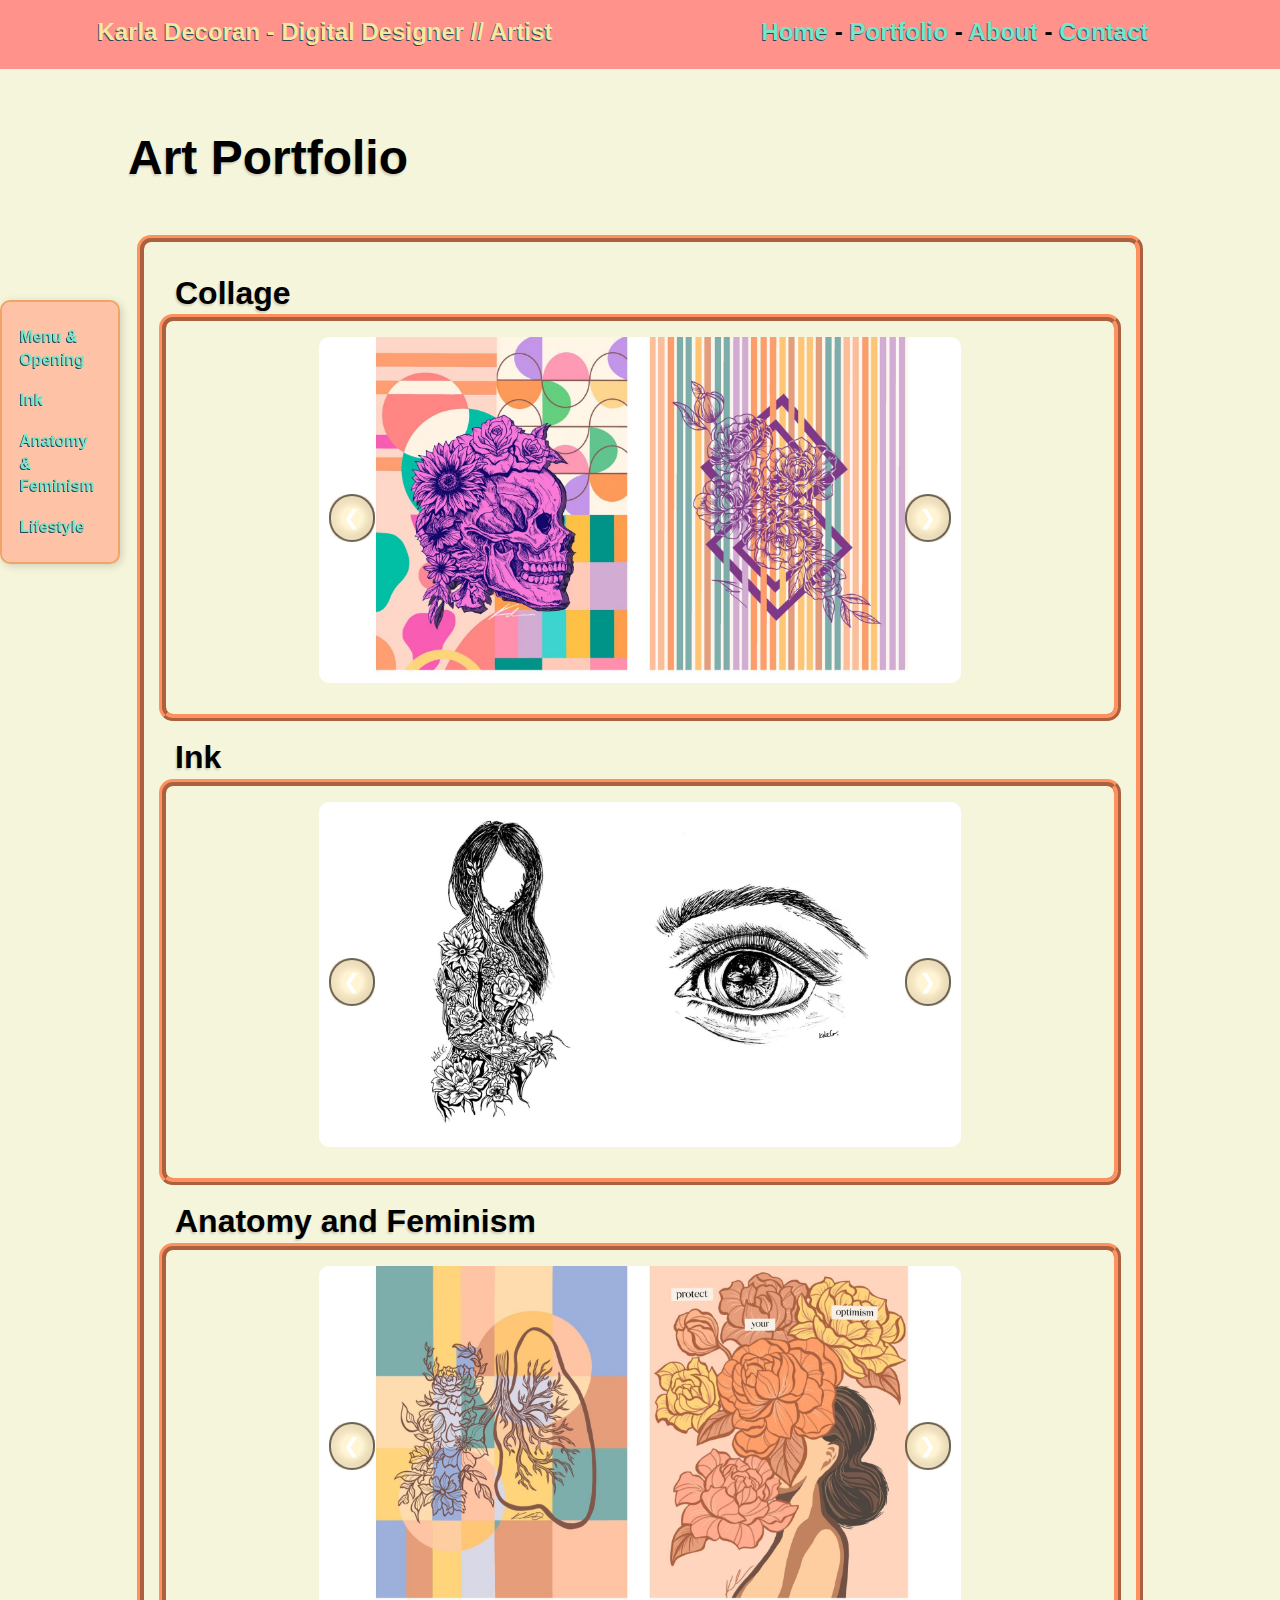
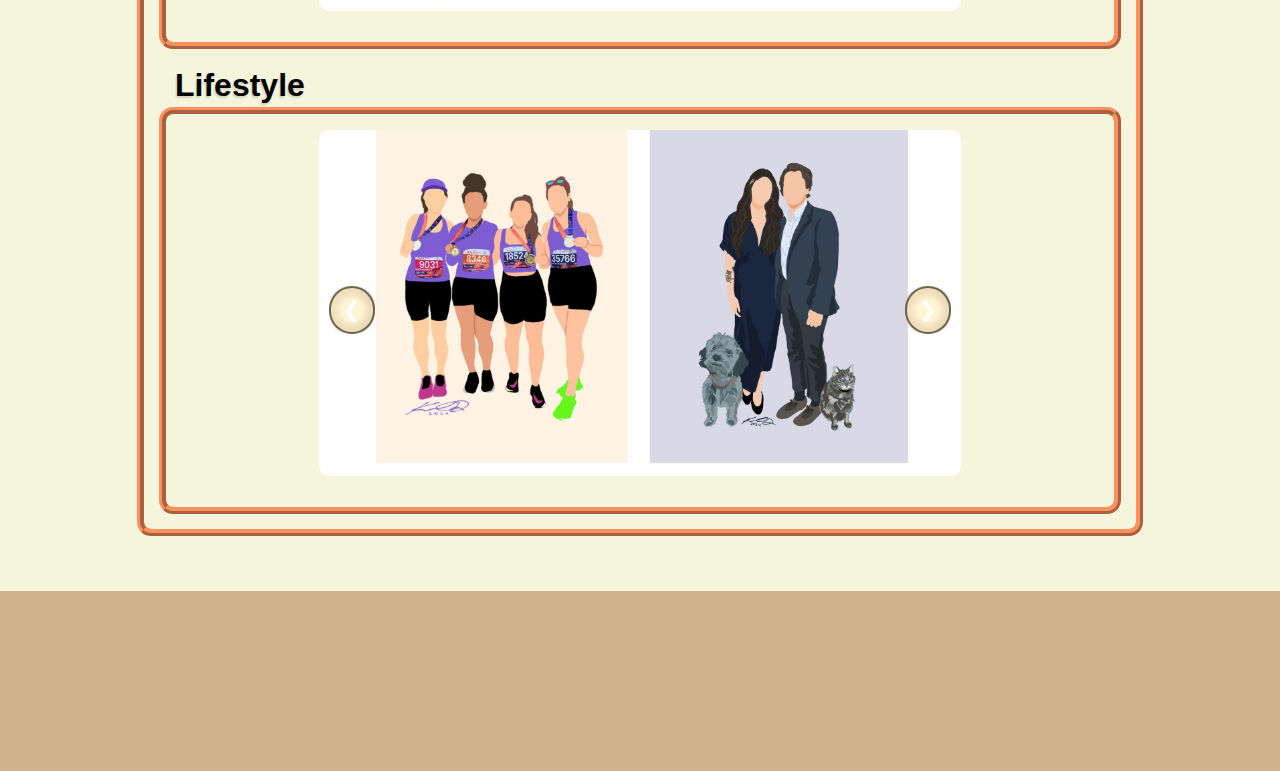
<file: Art.html>
<!DOCTYPE html>
<html lang="en">
<head>
    <title>karlas webpage</title>
    <link rel="stylesheet" href="style.css">
    <meta name="viewport" content="width=device-width, initial-scale=1.0">
</head>




<body>
    <!--HEADER-->
    <div class="Header-Container-lvl2-title">
        <!--<h1 id="Header-font-container-lvl4">KARLA DECORAN</h1>-->
    </div>

    <div class="main-nav">
        <ul class="nav">
            <li class="name">Karla Decoran - Digital Designer // Artist</li>
            <li>
                <a href="index.html">Home</a> -
                <a href="index.html#portfolio">Portfolio</a> -
                <a href="index.html#bio">About</a> -
                <a href="index.html#contact">Contact</a>
            </li>
        </ul>
    </div>



    <!--Sidebar-->
    <!--<div class="UI-Container-lvl1-all">

        <aside class="UI-sidebar-lvl1">
            <section class="UI-LinksSection-lvl2">
                <ul>
                    <li><a href="index.html">Home</a></li>
                    <li><a href="Bio.html">About</a></li>
                    <li><a href="Design.html">Design</a></li>
                    <li><a href="Art.html">Art</a></li>
                </ul>
            </section>
        </aside>
    </div>-->


    <nav class="sidebar">
        <ul>
            <li><a href="#MenuGameStart">Menu & Opening</a></li>
            <li><a href="#Ink">Ink</a></li>
            <li><a href="#AnatomyAndFeminism">Anatomy & Feminism</a></li>
            <li><a href="#Lifestyle">Lifestyle</a></li>


        </ul>
    </nav>

    <section id="Art">
        <h2>Art Portfolio</h2>


        <div class="projects-container">
            <div class="project max-width">



                <section class="nopadding" id="Collage">
                    <h3>Collage</h3>
                    <div class="media-container">

                        <div class="image-container">
                            <button class="prev btn-type-2">&#10094;</button>
                            <!--<button class="prev">&#10094;</button>-->
                            <div class="carousel-track">
                                <div class="carousel-slide"><img src="Images/Art/Collage/1 Collage.jpg" alt=""></div>
                                <div class="carousel-slide"><img src="Images/Art/Collage/2 Collage.jpg" alt=""></div>
                                <div class="carousel-slide"><img src="Images/Art/Collage/3 Collage.jpg" alt=""></div>
                                <div class="carousel-slide"><img src="Images/Art/Collage/4 Collage.jpg" alt=""></div>
                                <div class="carousel-slide"><img src="Images/Art/Collage/5 Collage.jpg" alt=""></div>
                                <div class="carousel-slide"><img src="Images/Art/Collage/6 Collage.jpg" alt=""></div>
                                <div class="carousel-slide"><img src="Images/Art/Collage/7 Collage.jpg" alt=""></div>

                            </div>
                            <button class="next btn-type-2">&#10095;</button>
                            <!--<button class="next">&#10095;</button>-->
                        </div>

                    </div>
                </section>



                <section class="nopadding" id="Ink">
                    <h3>Ink</h3>
                    <div class="media-container">

                        <div class="image-container">
                            <button class="prev btn-type-2">&#10094;</button>
                            <!--<button class="prev">&#10094;</button>-->
                            <div class="carousel-track">
                                <div class="carousel-slide"><img src="Images/Art/Ink/1 Ink.jpg" alt=""></div>
                                <div class="carousel-slide"><img src="Images/Art/Ink/2 Ink.jpg" alt=""></div>
                                <div class="carousel-slide"><img src="Images/Art/Ink/31 Ink.jpg" alt=""></div>
                                <div class="carousel-slide"><img src="Images/Art/Ink/3 Ink.jpg" alt=""></div>
                                <div class="carousel-slide"><img src="Images/Art/Ink/4 Ink.jpg" alt=""></div>
                                <div class="carousel-slide"><img src="Images/Art/Ink/5 Ink.jpg" alt=""></div>
                                <div class="carousel-slide"><img src="Images/Art/Ink/6 Ink.jpg" alt=""></div>
                                <div class="carousel-slide"><img src="Images/Art/Ink/7 Ink.jpg" alt=""></div>
                                <div class="carousel-slide"><img src="Images/Art/Ink/8 Ink.jpg" alt=""></div>

                            </div>
                            <button class="next btn-type-2">&#10095;</button>
                            <!--<button class="next">&#10095;</button>-->
                        </div>

                        
                    </div>
                </section>


                <section class="nopadding" id="AnatomyAndFeminism">
                    <h3>Anatomy and Feminism</h3>
                    <div class="media-container">

                        <div class="image-container">
                            <button class="prev btn-type-2">&#10094;</button>
                            <!--<button class="prev">&#10094;</button>-->
                            <div class="carousel-track">
                                <div class="carousel-slide"><img src="Images/Art/AnatomyAndFeminism/1 Anatomy and Feminism.jpg" alt=""></div>
                                <div class="carousel-slide"><img src="Images/Art/AnatomyAndFeminism/2 Anatomy and Feminism.jpg" alt=""></div>
                                <div class="carousel-slide"><img src="Images/Art/AnatomyAndFeminism/3 Anatomy and Feminism.jpg" alt=""></div>
                                <div class="carousel-slide"><img src="Images/Art/AnatomyAndFeminism/4 Anatomy and Feminism.jpg" alt=""></div>
                                <div class="carousel-slide"><img src="Images/Art/AnatomyAndFeminism/5 Anatomy and Feminism.jpg" alt=""></div>

                            </div>
                            <button class="next btn-type-2">&#10095;</button>
                            <!--<button class="next">&#10095;</button>-->
                        </div>

                        
                    </div>
                </section>



                <section class="nopadding" id="Lifestyle">
                    <h3>Lifestyle</h3>
                    <div class="media-container">

                        <div class="image-container">
                            <button class="prev btn-type-2">&#10094;</button>
                            <!--<button class="prev">&#10094;</button>-->
                            <div class="carousel-track">
                                <div class="carousel-slide"><img src="Images/Art/Lifestyle/1 Lifestyle.jpg" alt=""></div>
                                <div class="carousel-slide"><img src="Images/Art/Lifestyle/2 Lifestyle.jpg" alt=""></div>
                                <div class="carousel-slide"><img src="Images/Art/Lifestyle/3 Lifestyle.jpg" alt=""></div>
                                <div class="carousel-slide"><img src="Images/Art/Lifestyle/5 Lifestyle.jpg" alt=""></div>
                            </div>
                            <button class="next btn-type-2">&#10095;</button>
                            <!--<button class="next">&#10095;</button>-->
                        </div>

                       
                    </div>
                </section>






            </div>
        </div>
    </section>





    <script src="script.js"></script>


    <footer id="contact">
    </footer>


</body>
</html>
</file>
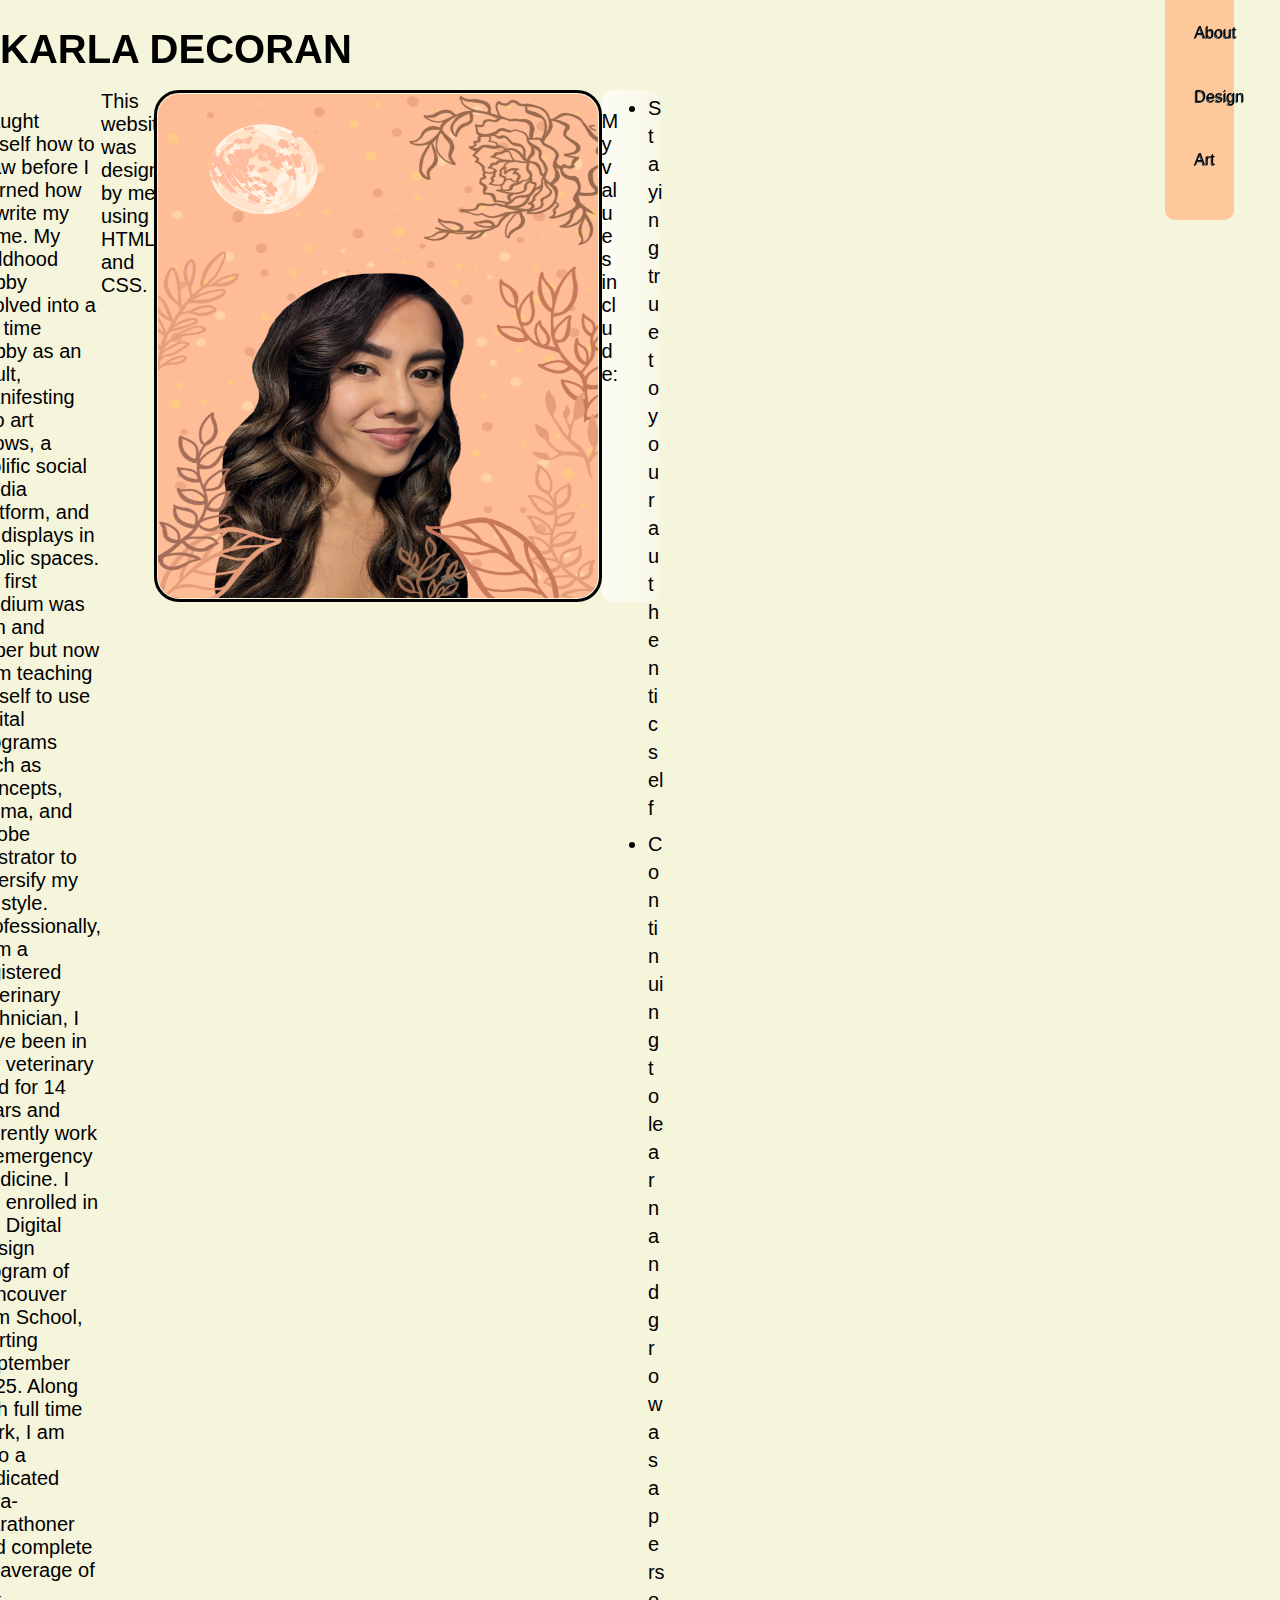
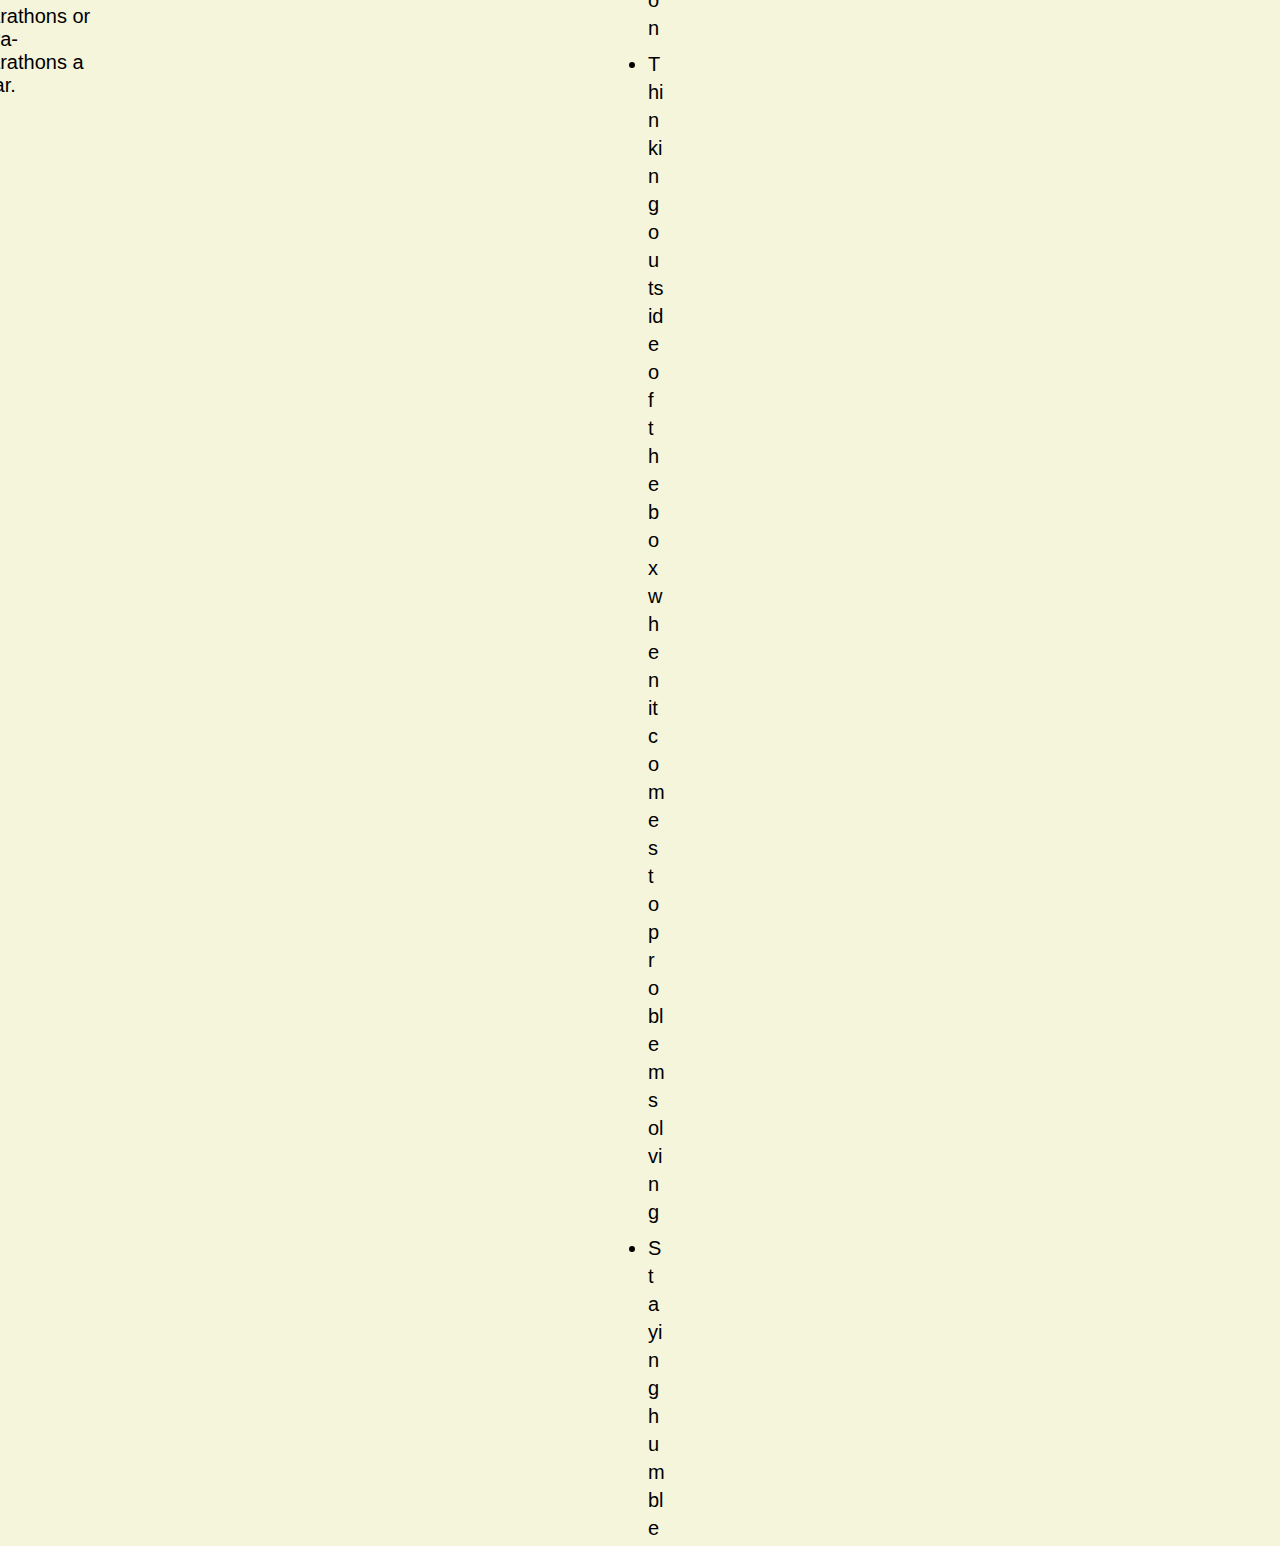
<file: Bio.html>
<!DOCTYPE html>

<html>

<head>
    <title>karlas Webpage</title>
    <link rel="stylesheet" href="style.css">
</head>


<body>
    <!--HEADER-->
    <div class="Header-Container-lvl2-title">
        <!--Flex container to Title-->
        <header class="flex-container-lvl3-title5">
            <!--Title-->
            <h1 id="Header-font-container-lvl4">KARLA DECORAN</h1>
        </header>
    </div>

    <!--Sidebar-->
    <!--Aside is used to make side bars and links sections-->
    <div class="UI-Container-lvl1-all">

        <aside class="UI-sidebar-lvl1">
            <section class="UI-LinksSection-lvl2">
                <ul>
                    <li><a href="index.html">Home</a></li>
                    <li><a href="Bio.html">About</a></li>
                    <li><a href="Design.html">Design</a></li>
                    <li><a href="Art.html">Art</a></li>
                </ul>
            </section>
        </aside>
    </div>


    
    <article class="Content-Container-karla">
        <p>About me</p>
        <p>
            My name is Karla Decoran, I am a self-taught artist from Vancouver, BC.
            Everyday I see an opportunity to find beauty in the natural world.
            I aspire to help people envision their own perspective of beauty and express this with art.
            I am a prospective UX/UI designer, as it is my goal to create solutions and help others through design.
        </p>

        <p>
            I taught myself how to draw before I learned how to write my name. My childhood hobby evolved into a full time hobby as an adult,
            manifesting into art shows, a prolific social media platform, and art displays in public spaces. My first medium was pen and paper but now I am teaching myself to use
            digital programs such as Concepts, Figma, and Adobe Illustrator to diversify my art style. Professionally, I am a registered veterinary technician, I have been in the veterinary field for 14 years and currently work in emergency medicine.
            I am enrolled in the Digital Design program of Vancouver Film School, starting September 2025.
            Along with full time work, I am also a dedicated ultra-marathoner and complete an average of 3-4 marathons or ultra-marathons a year.
            <div></div>
            This website was designed by me, using HTML and CSS.
        </p>

       

        <div class="Content-Container-karla">
            <!--6. image container-->
            <div id="Content-Container-lvl8-Img">
                <!--Image links to other pages-->
                <!--"<a" is a hyper link. Href="fileNameToGoToWhenClicked.fileType"> either img or title to display</a>-->
                <img src="Images/me3.png" style="width: 35vw; height: 40vw">
                <!--Student Name, Link Title, or Title in general-->
          
                <!--Link Id - location sidebar jumps to when hyper link is clicked on-->
                <a id="karlasHomePage"></a>
            </div>
            <!--6. Word container-->
            <article id="Content-Container-lvl6-Words">
                <p>
                    My values include:
                    <section>
                        <ul>
                            <li> Staying true to your authentic self</li>
                            <li> Continuing to learn and grow as a person</li>
                            <li> Thinking outside of the box when it comes to problem solving</li>
                            <li> Staying humble</li>
                        </ul>
                </p>
            </article>
        </div>














        <!--<script type="module" src="TicTacToe.js"></script>-->




</body>
</file>
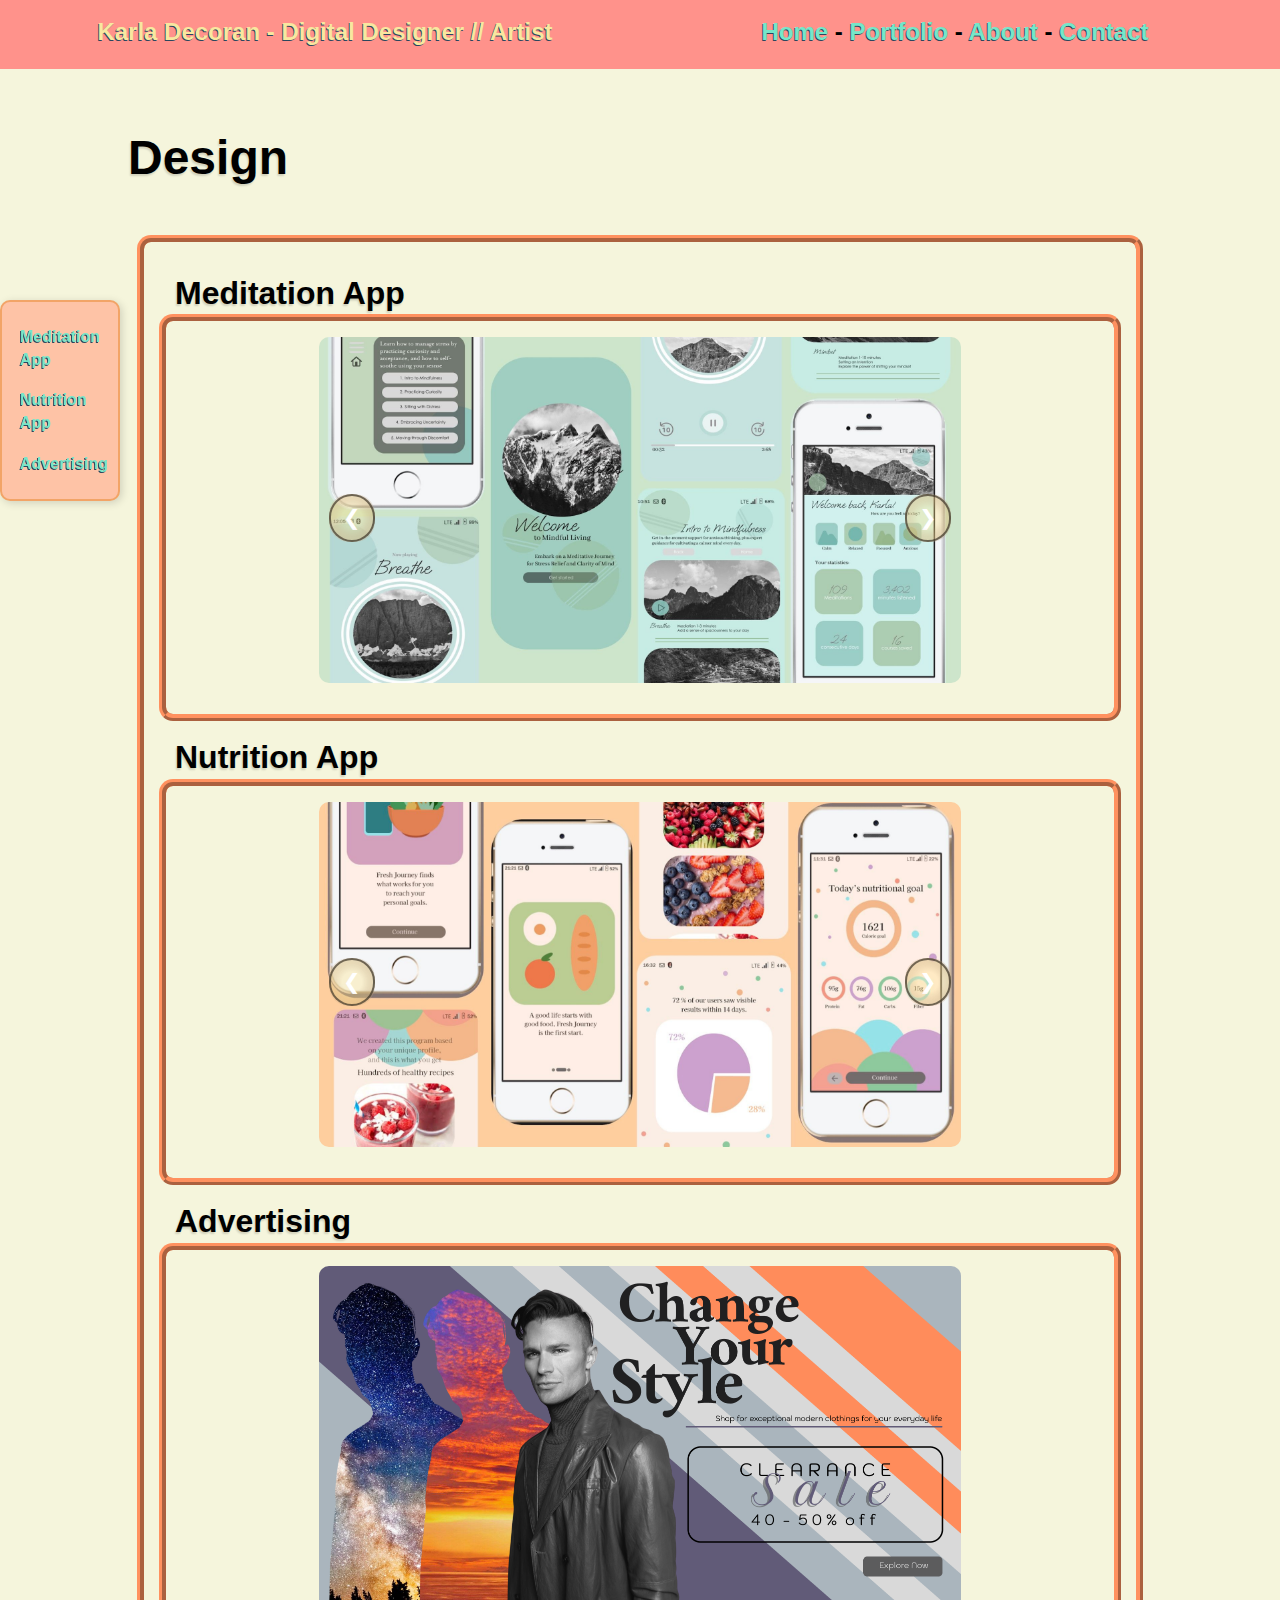
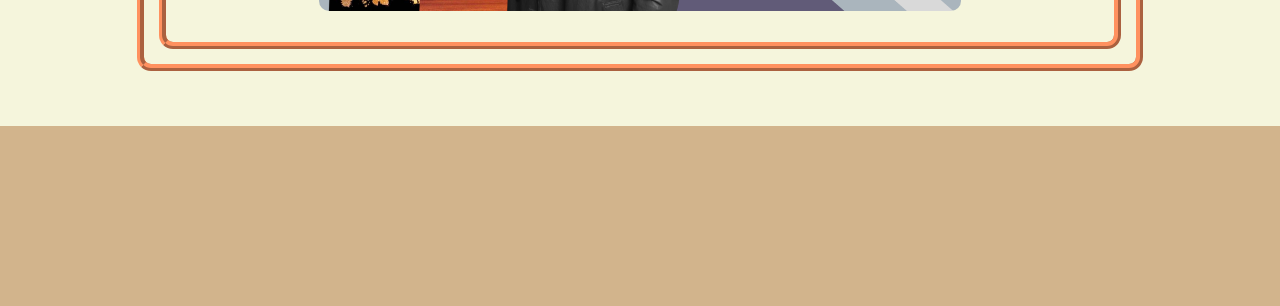
<file: Design.html>
<!DOCTYPE html>
<html lang="en">
<head>
    <title>karlas webpage</title>
    <link rel="stylesheet" href="style.css">
    <meta name="viewport" content="width=device-width, initial-scale=1.0">
</head>




<body>
    <!--HEADER-->
    <div class="Header-Container-lvl2-title">
        <!--<h1 id="Header-font-container-lvl4">KARLA DECORAN</h1>-->
    </div>

    <div class="main-nav">
        <ul class="nav">
            <li class="name">Karla Decoran - Digital Designer // Artist</li>
            <li>
                <a href="index.html">Home</a> -
                <a href="index.html#portfolio">Portfolio</a> -
                <a href="index.html#bio">About</a> -
                <a href="index.html#contact">Contact</a>
            </li>
        </ul>
    </div>



    <!--Sidebar-->
    <!--<div class="UI-Container-lvl1-all">

        <aside class="UI-sidebar-lvl1">
            <section class="UI-LinksSection-lvl2">
                <ul>
                    <li><a href="index.html">Home</a></li>
                    <li><a href="Bio.html">About</a></li>
                    <li><a href="Design.html">Design</a></li>
                    <li><a href="Art.html">Art</a></li>
                </ul>
            </section>
        </aside>
    </div>-->


    <nav class="sidebar">
        <ul>
            <li><a href="#Meditation">Meditation App</a></li>
            <li><a href="#HealthApp">Nutrition App</a></li>
            <li><a href="#Advertising">Advertising</a></li>
        </ul>
    </nav>

    <section id="Design">
        <h2>Design</h2>


        <div class="projects-container">
            <div class="project max-width">



                <section class="nopadding" id="Meditation">
                    <h3>Meditation App</h3>
                    <div class="media-container">

                        <div class="image-container">
                            <button class="prev btn-type-2">&#10094;</button>
                            <!--<button class="prev">&#10094;</button>-->
                            <div class="carousel-track">
                                <div class="carousel-slide"><img src="Images/Design/Meditation/1 Meditation App.jpg" alt=""></div>
                                <div class="carousel-slide"><img src="Images/Design/Meditation/2 - Meditation App.jpg" alt=""></div>
                                <div class="carousel-slide"><img src="Images/Design/Meditation/3 - Meditation App.jpg" alt=""></div>
                                <div class="carousel-slide"><img src="Images/Design/Meditation/4 - Meditation App.jpg" alt=""></div>
                                <div class="carousel-slide"><img src="Images/Design/GIFS/5 - Meditation App.gif" alt=""></div>
                                <div class="carousel-slide"><img src="Images/Design/Meditation/6 - Meditation App.jpg" alt=""></div>

                            </div>
                            <button class="next btn-type-2">&#10095;</button>
                            <!--<button class="next">&#10095;</button>-->
                        </div>

                       
                    </div>
                </section>



                <section class="nopadding" id="HealthApp">
                    <h3>Nutrition App</h3>
                    <div class="media-container">

                        <div class="image-container">
                            <button class="prev btn-type-2">&#10094;</button>
                            <!--<button class="prev">&#10094;</button>-->
                            <div class="carousel-track">
                                <div class="carousel-slide"><img src="Images/Design/Nutrition/1-1 Nutrition App.jpg" alt=""></div>
                                <div class="carousel-slide"><img src="Images/Design/Nutrition/2 - Nutrition App.jpg" alt=""></div>
                                <div class="carousel-slide"><img src="Images/Design/Nutrition/3 - Nutrition App.jpg" alt=""></div>
                                <div class="carousel-slide"><img src="Images/Design/Nutrition/4 - Nutrition App.jpg" alt=""></div>
                                <div class="carousel-slide"><img src="Images/Design/Nutrition/5 - Nutrition App.jpg" alt=""></div>
                                <div class="carousel-slide"><img src="Images/Design/GIFS/6 - Nutrition App.gif" alt=""></div>

                            </div>
                            <button class="next btn-type-2">&#10095;</button>
                            <!--<button class="next">&#10095;</button>-->
                        </div>

                        
                    </div>
                </section>



                <section class="nopadding" id="Advertising">
                    <h3>Advertising </h3>
                    <div class="media-container">

                        <div class="image-container">
                            <!--<img src="Images/ChangeYourStyle1.png" alt="">-->
                            <div class="carousel-slide"><img src="Images/ChangeYourStyle1.png" alt=""></div>
                        </div>
                    </div>

                        
                </section>









            </div>
        </div>
    </section>





    <script src="script.js"></script>


    <footer id="contact">
    </footer>


</body>
</html>
</file>
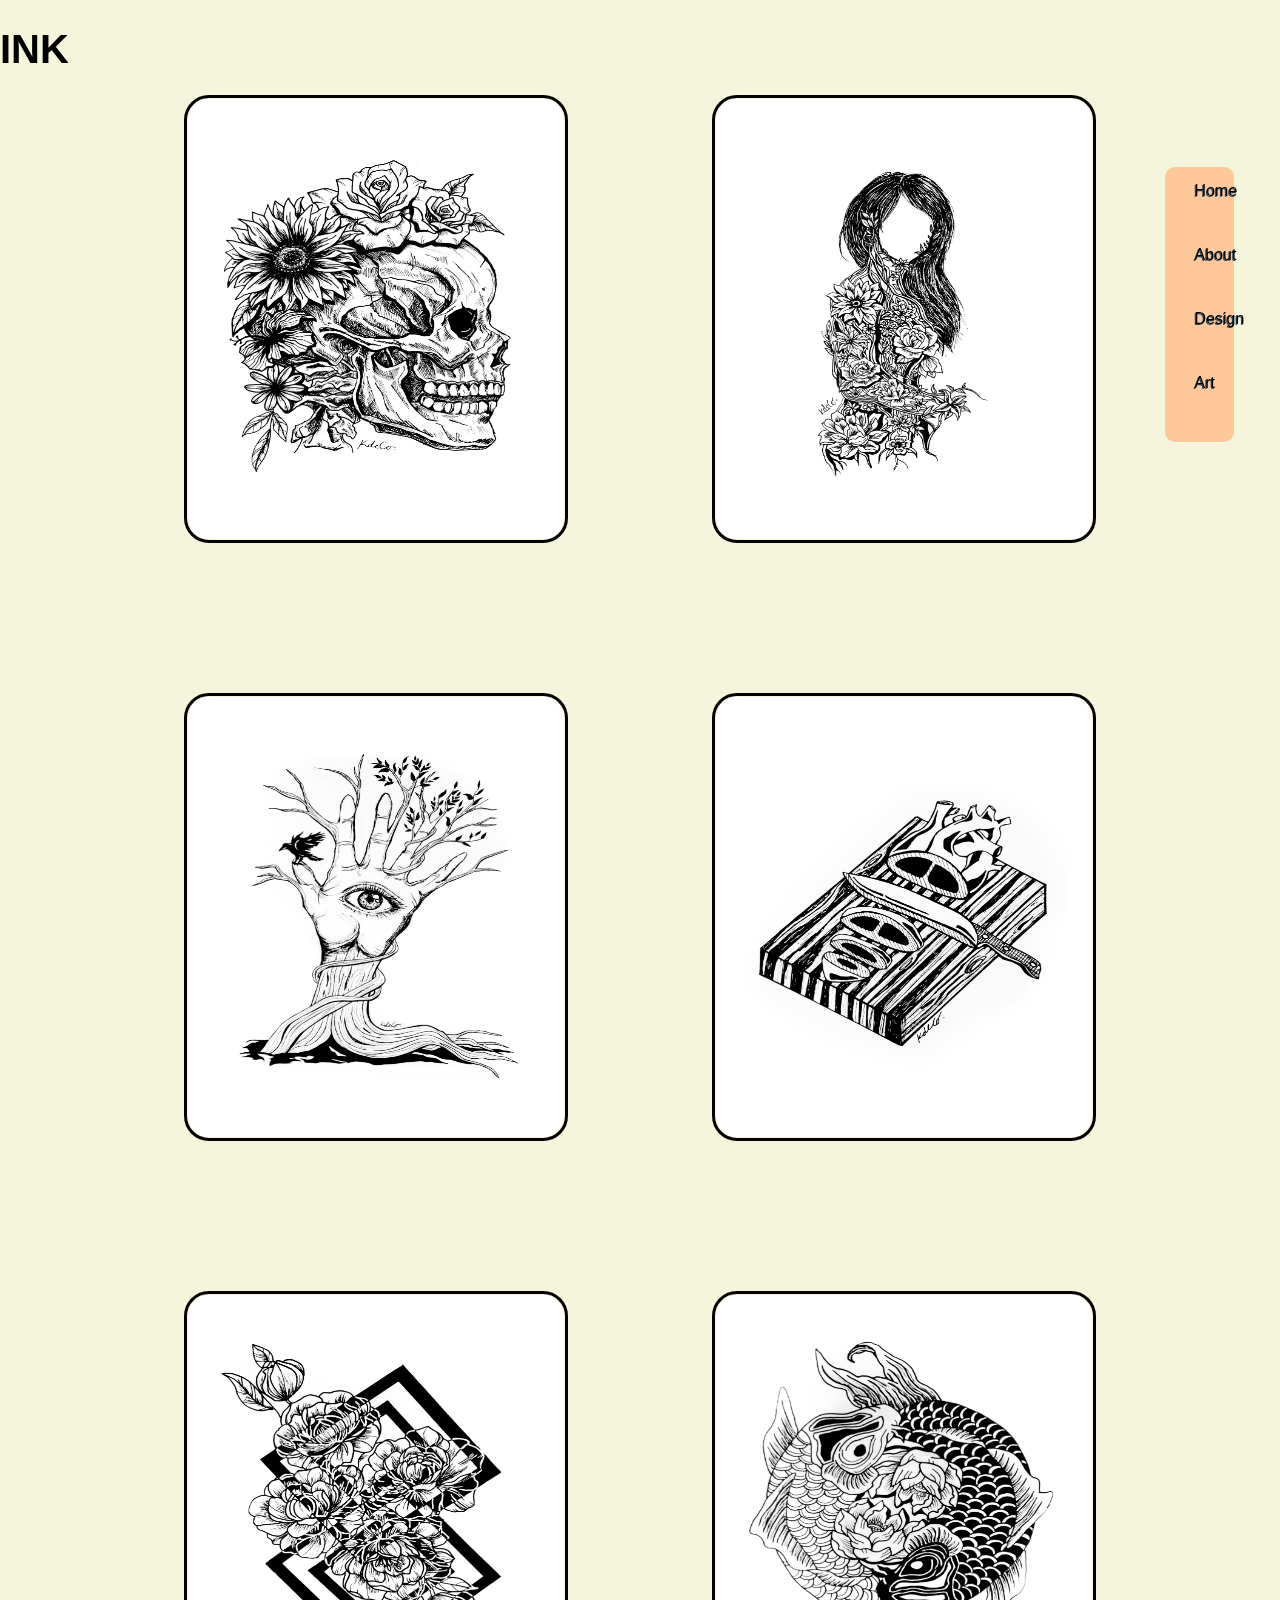
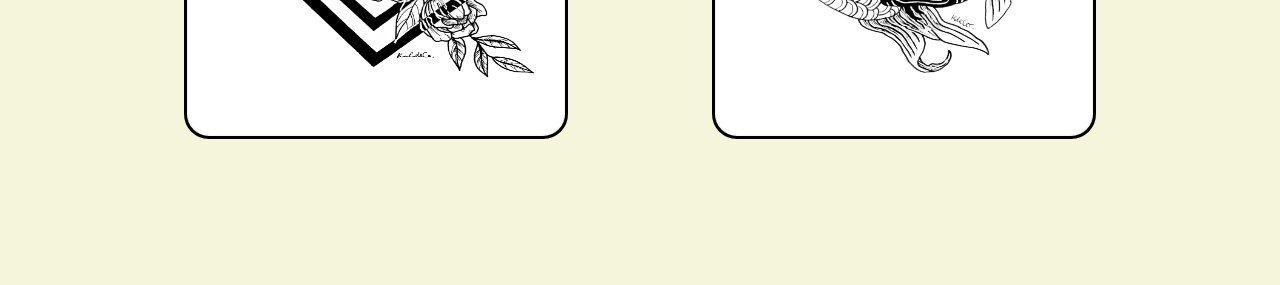
<file: Ink.html>
<!DOCTYPE html>

<html>

<head>
    <title>karlas Webpage</title>
    <link rel="stylesheet" href="style.css">
</head>


<body>
    <!--HEADER-->
    <div class="Header-Container-lvl2-title">
        <!--Flex container to Title-->
        <header class="flex-container-lvl3-title">
            <!--Title-->
            <h1 id="Header-font-container-lvl4">INK</h1>
        </header>
    </div>

    <!--Sidebar-->
    <!--Aside is used to make side bars and links sections-->
    <div class="UI-Container-lvl1-all">

        <aside class="UI-sidebar-lvl1">
            <section class="UI-LinksSection-lvl2">
                <ul>
                    <li><a href="index.html">Home</a></li>
                    <li><a href="Bio.html">About</a></li>
                    <li><a href="Design.html">Design</a></li>
                    <li><a href="Art.html">Art</a></li>
                </ul>
            </section>
        </aside>
    </div>


    <div class="ImageSideBySide">
        <div class="Content-Container-karla"> <!--Container - Image/article/tile-->
            <div id="Content-Container-lvl8-Img"><!--Container - Image/Title-->
                <img src="Images/skull.jpg" style="width: 30vw; height: 35vw">
             </div>
        </div>

        <div class="Content-Container-karla"> <!--Container - Image/article/tile-->
            <div id="Content-Container-lvl8-Img"><!--Container - Image/Title-->
                <img src="Images/floralwoman.jpg" style="width: 30vw; height: 35vw">
            </div>
        </div>
    </div>

    <div class="ImageSideBySide">
        <div class="Content-Container-karla"> <!--Container - Image/article/tile-->
            <div id="Content-Container-lvl8-Img"><!--Container - Image/Title-->
                <img src="Images/hand.jpg" style="width: 30vw; height: 35vw">
            </div>
        </div>

        <div class="Content-Container-karla"> <!--Container - Image/article/tile-->
            <div id="Content-Container-lvl8-Img"><!--Container - Image/Title-->
                <img src="Images/heartchoppingb.jpg" style="width: 30vw; height: 35vw">
            </div>
        </div>
    </div>

    <div class="ImageSideBySide">
        <div class="Content-Container-karla"> <!--Container - Image/article/tile-->
            <div id="Content-Container-lvl8-Img"><!--Container - Image/Title-->
                <img src="Images/flowers.jpg" style="width: 30vw; height: 35vw">
            </div>
        </div>

       <div class="Content-Container-karla"> <!--Container - Image/article/tile-->
            <div id="Content-Container-lvl8-Img"><!--Container - Image/Title-->
                <img src="Images/fish.jpg" style="width: 30vw; height: 35vw">
            </div>
        </div>
    </div>


</body>
</file>
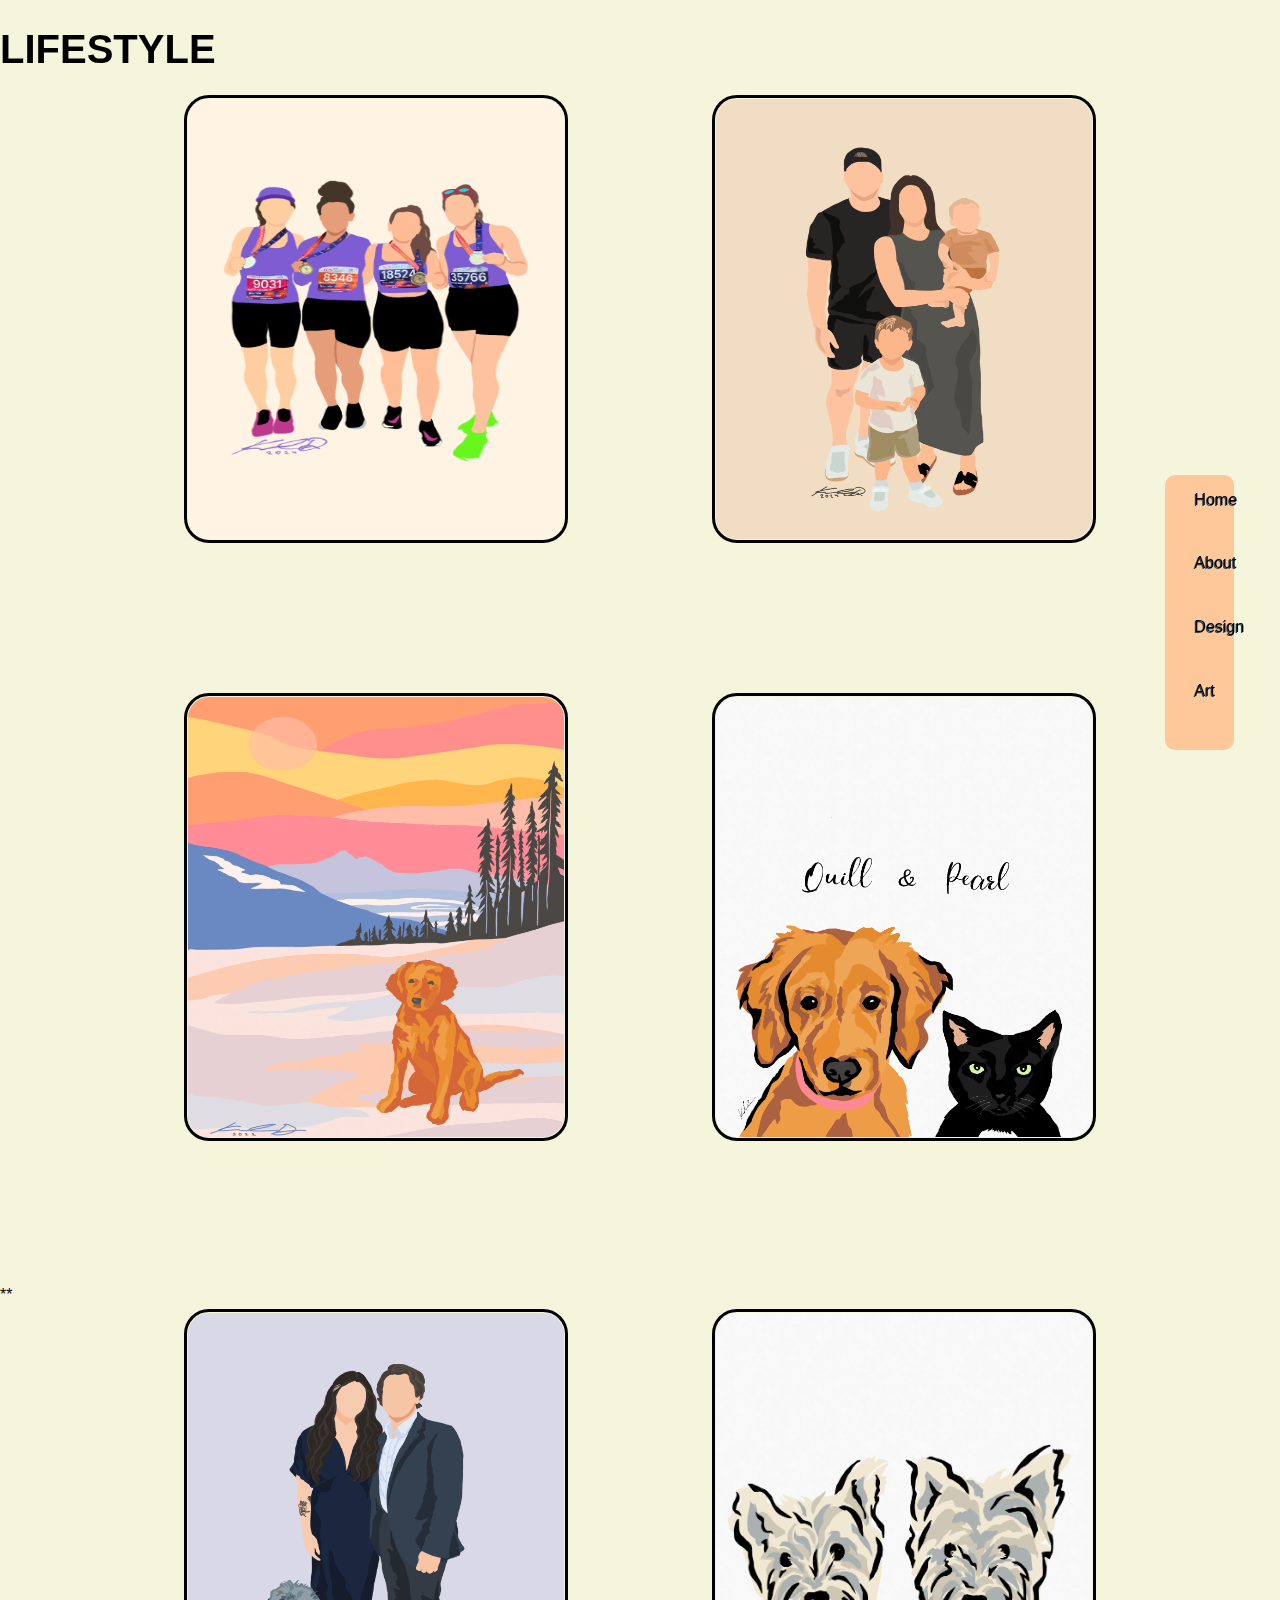
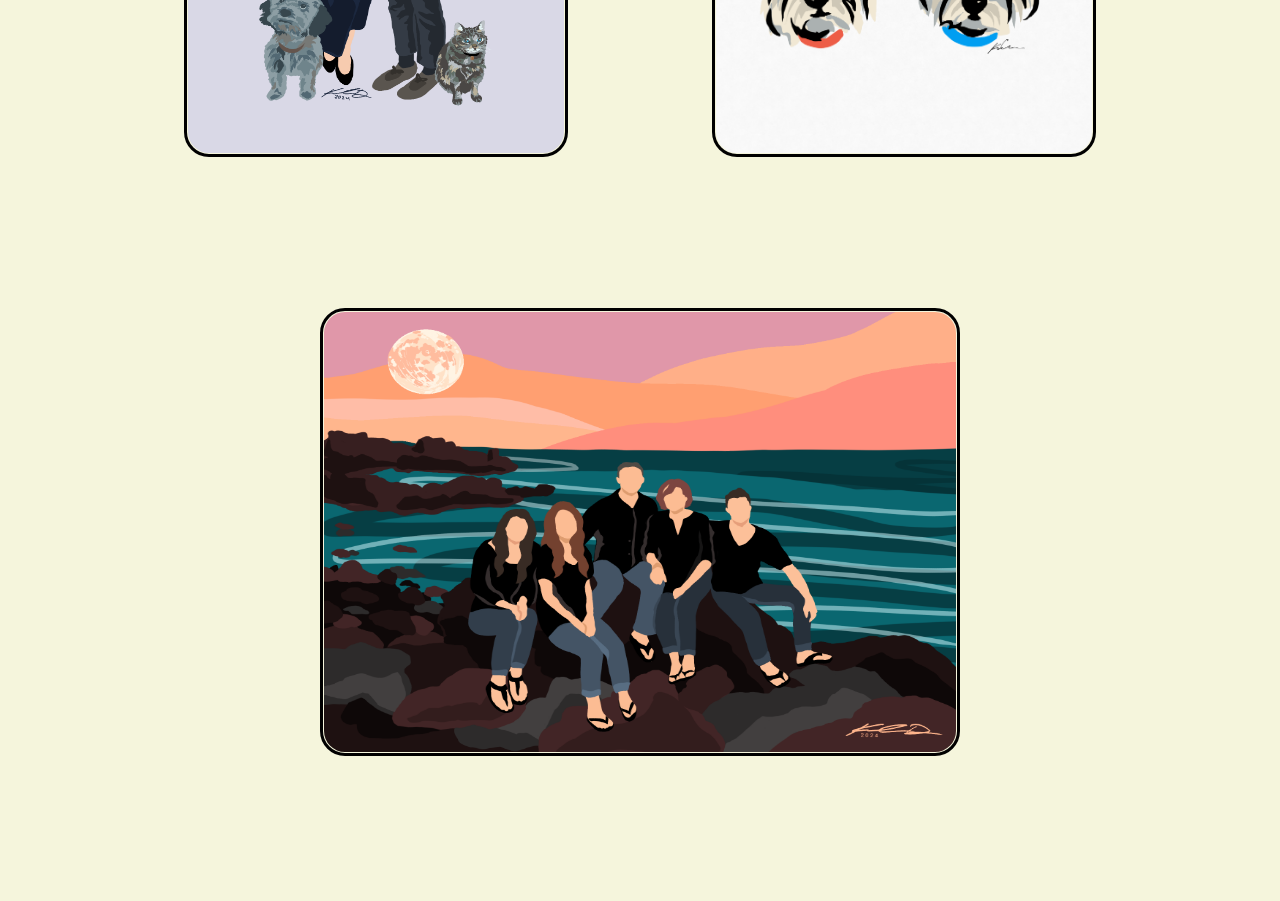
<file: lifestyle.html>
<!DOCTYPE html>

<html>

<head>
    <title>karlas Webpage</title>
    <link rel="stylesheet" href="style.css">
</head>


<body>
    <!--HEADER-->
    <div class="Header-Container-lvl2-title">
        <!--Flex container to Title-->
        <header class="flex-container-lvl3-title">
            <!--Title-->
            <h1 id="Header-font-container-lvl4">LIFESTYLE</h1>
        </header>
    </div>

    <!--Sidebar-->
    <!--Aside is used to make side bars and links sections-->
    <div class="UI-Container-lvl1-all">

        <aside class="UI-sidebar-lvl1">
            <section class="UI-LinksSection-lvl2">
                <ul>
                    <li><a href="index.html">Home</a></li>
                    <li><a href="Bio.html">About</a></li>
                    <li><a href="Design.html">Design</a></li>
                    <li><a href="Art.html">Art</a></li>
                </ul>
            </section>
        </aside>
    </div>


    <div class="ImageSideBySide">
        <div class="Content-Container-karla">
            <!--Container - Image/article/tile-->
            <div id="Content-Container-lvl8-Img">
                <!--Container - Image/Title-->
                <img src="Images/nyc.png" style="width: 30vw; height: 35vw">
            </div>
        </div>

        <div class="Content-Container-karla">
            <!--Container - Image/article/tile-->
            <div id="Content-Container-lvl8-Img">
                <!--Container - Image/Title-->
                <img src="Images/Drawing4.png" style="width: 30vw; height: 35vw">
            </div>
        </div>
    </div>

    <div class="ImageSideBySide">
        <div class="Content-Container-karla">
            <!--Container - Image/article/tile-->
            <div id="Content-Container-lvl8-Img">
                <!--Container - Image/Title-->
                <img src="Images/magpieprint.png" style="width: 30vw; height: 35vw">
            </div>
        </div>

        <div class="Content-Container-karla">
            <!--Container - Image/article/tile-->
            <div id="Content-Container-lvl8-Img">
                <!--Container - Image/Title-->
                <img src="Images/qandp.png" style="width: 30vw; height: 35vw">
            </div>
        </div>
    </div>



    **


    <div class="ImageSideBySide">
        <div class="Content-Container-karla">
            <!--Container - Image/article/tile-->
            <div id="Content-Container-lvl8-Img">
                <!--Container - Image/Title-->
                <img src="Images/Drawing3.png" style="width: 30vw; height: 35vw">
            </div>
        </div>

        <div class="Content-Container-karla">
            <!--Container - Image/article/tile-->
            <div id="Content-Container-lvl8-Img">
                <!--Container - Image/Title-->
                <img src="Images/breeandj.png" style="width: 30vw; height: 35vw">
            </div>
        </div>
    </div>

    <div class="ImageSideBySide">
        <div class="Content-Container-karla">
            <!--Container - Image/article/tile-->
            <div id="Content-Container-lvl8-Img">
                <!--Container - Image/Title-->
                <img src="Images/Drawing1.png" style="width: 50vw; height: 35vw">
            </div>
        </div>

     


</body>
</file>
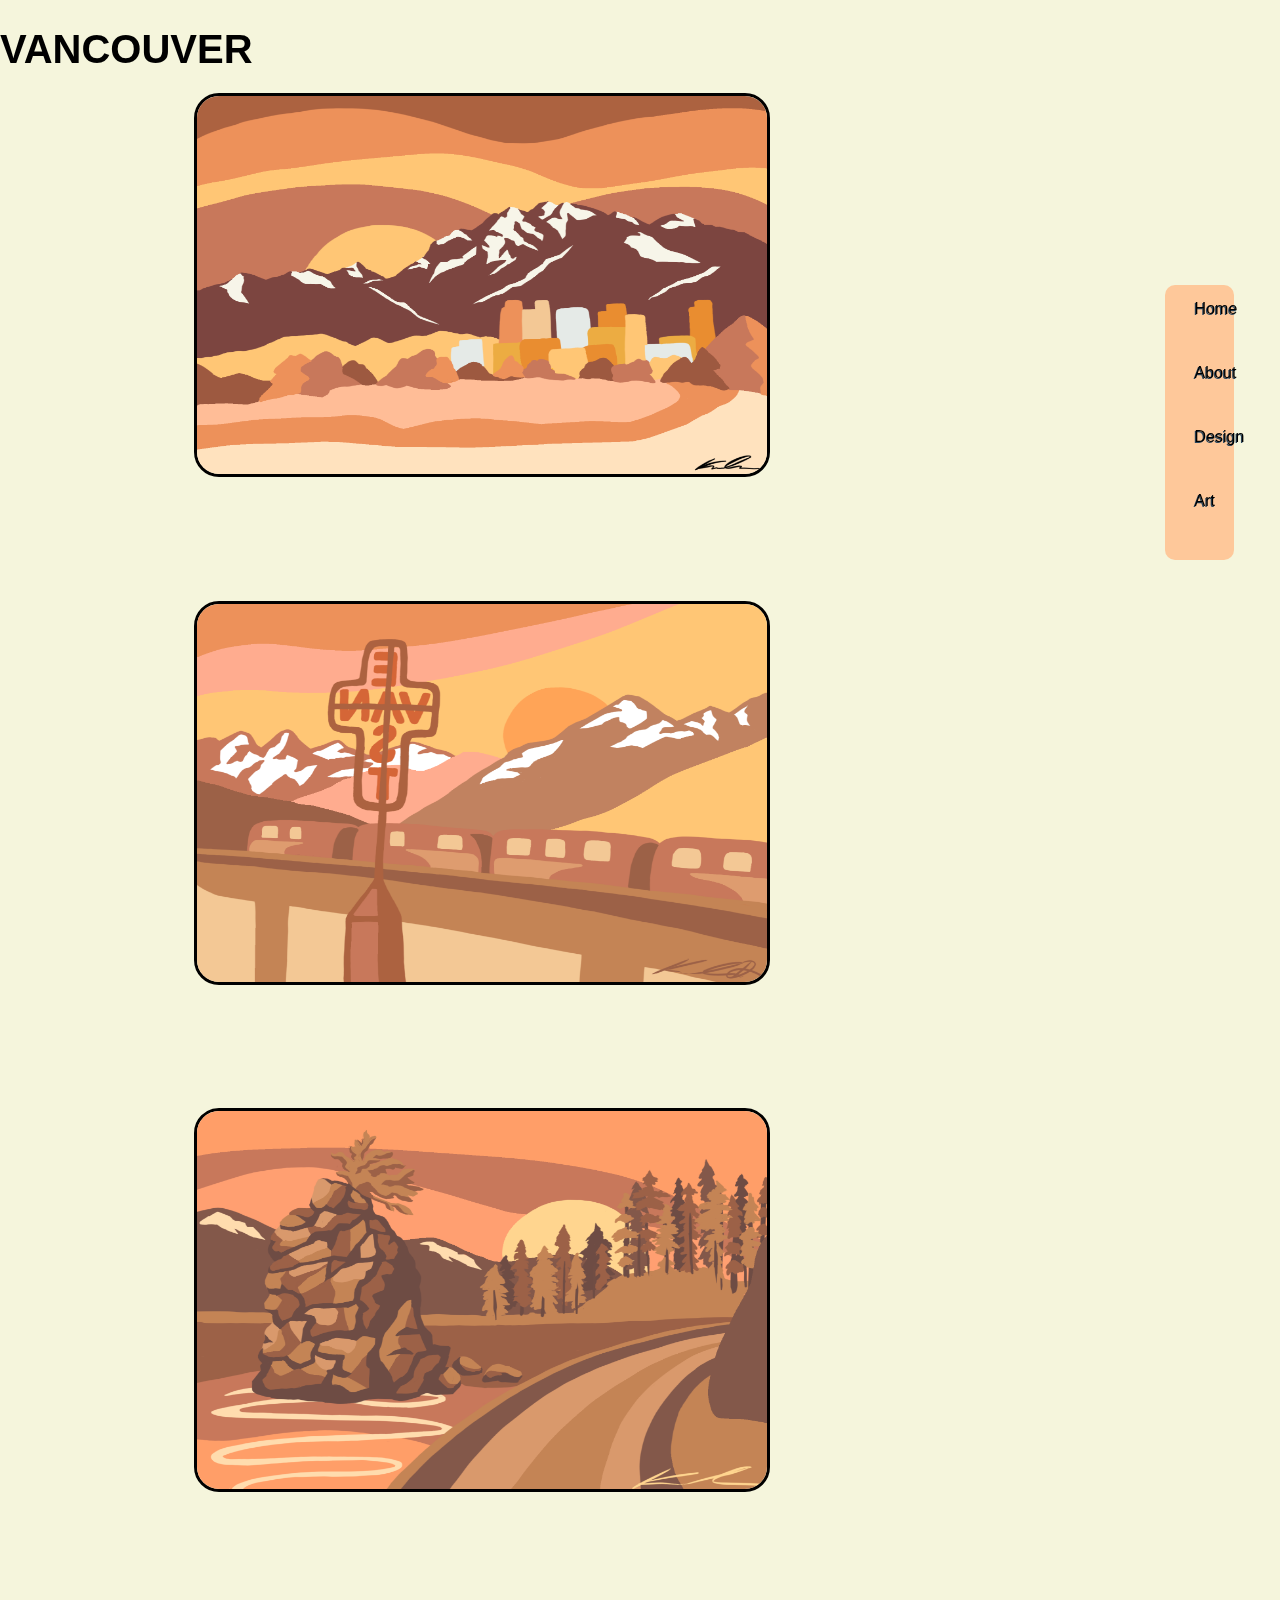
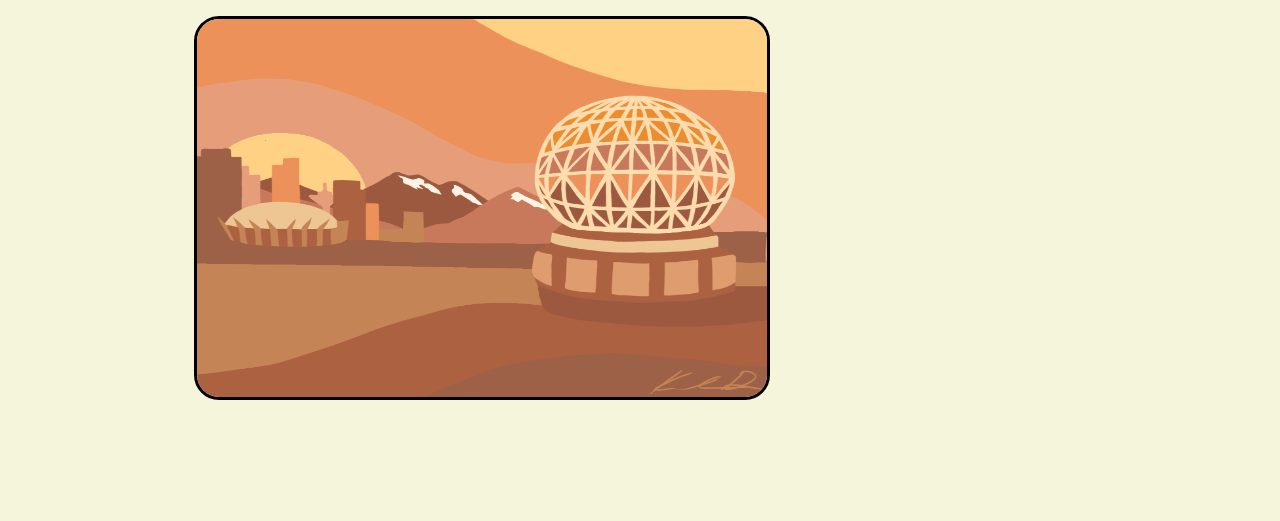
<file: vancouver.html>
<!DOCTYPE html>

<html>

<head>
    <title>karlas Webpage</title>
    <link rel="stylesheet" href="style.css">
</head>


<body>
    <!--HEADER-->
    <div class="Header-Container-lvl2-title">
        <!--Flex container to Title-->
        <header class="flex-container-lvl3-title">
            <!--Title-->
            <h1 id="Header-font-container-lvl4">VANCOUVER</h1>
        </header>
    </div>

    <!--Sidebar-->
    <!--Aside is used to make side bars and links sections-->
    <div class="UI-Container-lvl1-all">

        <aside class="UI-sidebar-lvl1">
            <section class="UI-LinksSection-lvl2">
                <ul>
                    <li><a href="index.html">Home</a></li>
                    <li><a href="Bio.html">About</a></li>
                    <li><a href="Design.html">Design</a></li>
                    <li><a href="Art.html">Art</a></li>
                </ul>
            </section>
        </aside>
    </div>



    <div id="Content-Container-lvl7-Img">
        <div class="image-container">
            <img src="Images/van3.png" style="width: 45vw; height: 30vw">
        </div>
    </div>

    <div id="Content-Container-lvl7-Img">
        <div class="image-container">
            <img src="Images/ev.png" style="width: 45vw; height: 30vw">
        </div>
    </div>

    <div id="Content-Container-lvl7-Img">
        <div class="image-container">
            <img src="Images/sp2.png" style="width: 45vw; height: 30vw">
        </div>
    </div>

    <div id="Content-Container-lvl7-Img">
        <div class="image-container">
            <img src="Images/ov3.png" style="width: 45vw; height: 30vw">
        </div>
    </div>


</body>
</file>
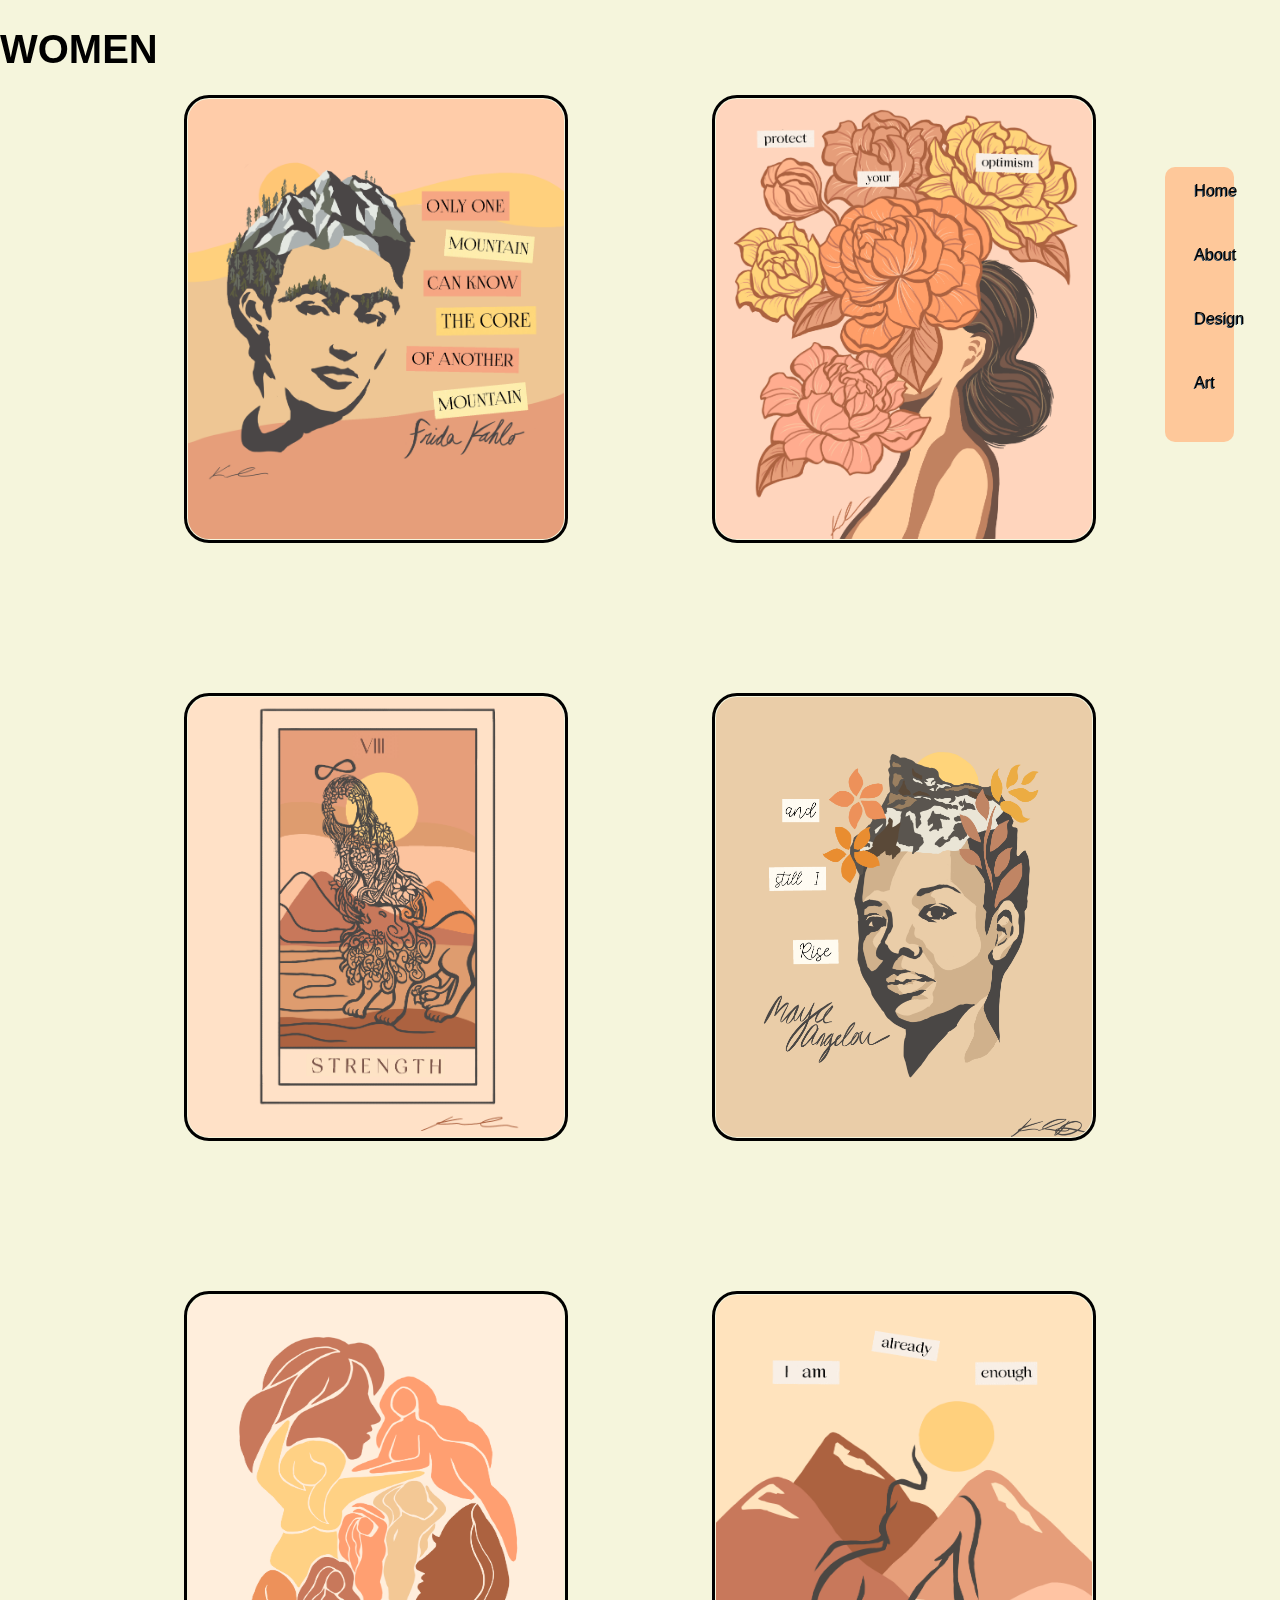
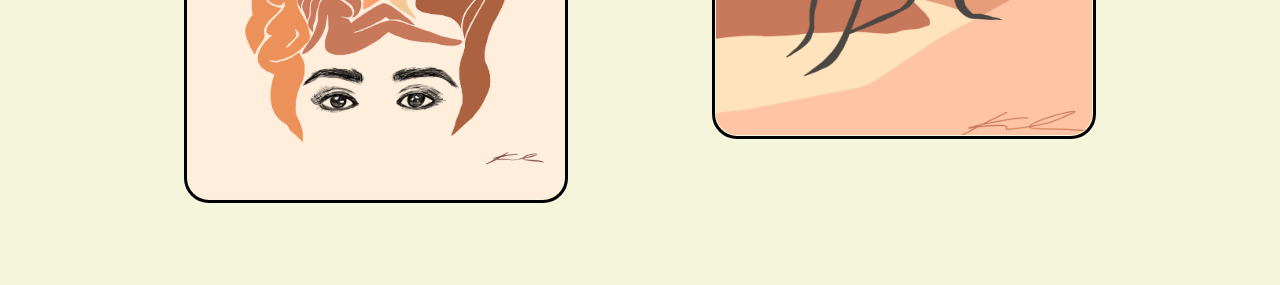
<file: women.html>
<!DOCTYPE html>

<html>

<head>
    <title>karlas Webpage</title>
    <link rel="stylesheet" href="style.css">
</head>


<body>
    <!--HEADER-->
    <div class="Header-Container-lvl2-title">
        <!--Flex container to Title-->
        <header class="flex-container-lvl3-title">
            <!--Title-->
            <h1 id="Header-font-container-lvl4">WOMEN</h1>
        </header>
    </div>

    <!--Sidebar-->
    <!--Aside is used to make side bars and links sections-->
    <div class="UI-Container-lvl1-all">

        <aside class="UI-sidebar-lvl1">
            <section class="UI-LinksSection-lvl2">
                <ul>
                    <li><a href="index.html">Home</a></li>
                    <li><a href="Bio.html">About</a></li>
                    <li><a href="Design.html">Design</a></li>
                    <li><a href="Art.html">Art</a></li>
                </ul>
            </section>
        </aside>
    </div>


    <div class="ImageSideBySide">
        <div class="Content-Container-karla"> <!--Container - Image/article/tile-->
            <div id="Content-Container-lvl8-Img"><!--Container - Image/Title-->
                <img src="Images/fridaa.png" style="width: 30vw; height: 35vw">
            </div>
        </div>

         <div class="Content-Container-karla"> <!--Container - Image/article/tile-->
            <div id="Content-Container-lvl8-Img"><!--Container - Image/Title-->
                <img src="Images/optimism.png" style="width: 30vw; height: 35vw">
            </div>
        </div>
    </div>

    <div class="ImageSideBySide">
         <div class="Content-Container-karla"> <!--Container - Image/article/tile-->
            <div id="Content-Container-lvl8-Img"><!--Container - Image/Title-->
                <img src="Images/strength.png" style="width: 30vw; height: 35vw">
            </div>
        </div>

       <div class="Content-Container-karla"> <!--Container - Image/article/tile-->
            <div id="Content-Container-lvl8-Img"><!--Container - Image/Title-->
                <img src="Images/maya.png" style="width: 30vw; height: 35vw">
            </div>
        </div>
    </div>

    <div class="ImageSideBySide">
        <div class="Content-Container-karla"> <!--Container - Image/article/tile-->
            <div id="Content-Container-lvl8-Img"><!--Container - Image/Title-->
                <img src="Images/mee.png" style="width: 30vw; height: 40vw">
            </div>
        </div>

        <div class="Content-Container-karla"> <!--Container - Image/article/tile-->
            <div id="Content-Container-lvl8-Img"><!--Container - Image/Title-->
                <img src="Images/enough.png" style="width: 30vw; height: 35vw">
            </div>
        </div>
    </div>


</body>

</html>
</file>
<file: style.css>
body {
    background-color: beige;
    font-family: "Century Gothic", "Avenir Next", Avenir, "Helvetica Neue", sans-serif;
    align-content: center;
    justify-content: center;
    display: flex;
    flex-direction: column;
}

.Header-Container-lvl2-title {
    margin-top: 0%;
    width: 100%;
    height: 10vh;
    font: #2b2c28;
    font-family: "Century Gothic", "Avenir Next", Avenir, "Helvetica Neue", sans-serif;
    font-size: 20px;
    z-index: 2;
}

h2 {
    
}

.Paragraph-Container {
    display: flex;
    font-size: 30px;
    font-family: "Century Gothic", "Avenir Next", Avenir, "Helvetica Neue", sans-serif;
}













/*HEADER - Navigation bar*/

/*1 - main container*/
.Header-Container-navigation-lvl1 {
    /*Purpose - lock header to top when scrolling*/
    /*Display and position*/
    top: 0;
    position: sticky;
    /*alignment-Ft*/
    z-index: 3;
}

/*3 header - navigation bar - Flex conatiner*/
/*header class*/
header.flex-container-lvl2-navigation {
    /*Color/sizing-Bg (align flex box with partner container and set to size of parent*/

    border: 2px solid white;
    width: 100%;
    height: 50%;
}

/* 4 header - navigation - list*/
/*<nav> - links to other parts of page*/
/*<Ul class - list of elements*/
.Header-navigationlist-lvl4 {
    border: 1px solid white;
}

    /*4 header - navigation - list - list items (each item element within list)*/
    .Header-navigationlist-lvl4 li {
        /*Display & position*/
        display: inline; /*changes layout from vertical to horizontal*/
        /*alignment-Bg*/
        margin-right: 7%; /*adds space between items in list*/
        margin-inline-start: 5%;

        /*Styling*/
        white-space: nowrap;
        list-style: none; /*takes away bullet points*/
    }

        /*5 header - navigation - list - list items - a*/
        .Header-navigationlist-lvl4 li a {
            /*FONT*/
            font-family: "Century Gothic", "Avenir Next", Avenir, "Helvetica Neue", sans-serif;
            font-size: 100%; /*Fit text to size of container*/
            color: white; /*color of link text*/
            /*Transition between hover and non-hover*/
            transition: ease-in-out 0.7s all;
            /*styling*/
            text-decoration: none; /*removes underliner from link*/
        }

            /*5 header - navigation - list - list items - a*/
            .Header-navigationlist-lvl4 li a:hover {
                /*FONT*/
                color: black; /*color of link text*/
                /*Transition between hover and non-hover*/
                transition: ease-in-out 0.7s all;
            }







.ImageSideBySide {
    display: flex;
    padding: 5px;
    
    justify-content: center;
    gap: 5rem;

}
/*IMG-Article-Containers - individual containers that stack vertically within the vertical column lvl4. These house the Imgage container and article containers*/
.Content-Container-karla {
    /*Display and position*/
    display: flex;
    margin-bottom: 6%;
    margin-top: 0%;
    width: 35vw;
    height: 40vw;
    justify-content: center;
    
    /*Font*/
    font: #2b2c28;
    font-size: 20px;
}


/*Image*/
/*Container for Image with the Img-Article-Container*/
#Content-Container-lvl8-Img img {
    display: flex;
    background-color: transparent;
    padding: 1px;
    border-radius: 25px;
    border: black 3px solid;
    background-color: beige;
}



/*Image*/
/*Container for Image with the Img-Article-Container*/
#Content-Container-lvl7-Img {
    display: flex;
    background-color: transparent;
    padding: 3px;
}
    /*Image*/
    #Content-Container-lvl7-Img img {
        position: relative;
        border-radius: 25px;
        border: black 3px solid;
        transition: all 0.5s ease-in-out;
        opacity: 1;
    }
     



/*Image - links on home page*/
#Content-Container-lvl6-Img {
    display: flex;
    background-color: tan;
    flex-direction: row; /* image left, vertical text right */
    align-items: flex-start; /* align the top edges */
    border-radius: 5%;
    padding: 1px;
    gap: 0.2rem;
}



        /*Image*/
#Content-Container-lvl6-Img img {
    border-radius: 25%;
    border: black 3px solid;
    transition: all 0.5s ease-in-out;
    opacity: 1;
    width: 30vw;
    height: 35vw;
    object-fit: cover;
    border-radius: 25%;
    border: 3px solid black;
}
        /*Image - on hover - */
        #Content-Container-lvl6-Img img:hover {
            box-shadow: 3px 3px lavender;
            bottom: -0.5%;
            border-radius: 20%;
            opacity: 0.5;
            transition: all 0.5s ease-in-out;
        }
        /*Title of article - located in same flex box as image. It's displayed vertically*/
#Content-Container-lvl6-Img h2 {
    writing-mode: vertical-rl; /* vertical text */
    margin: 0; /* remove default h2 spacing */
    padding: 1px; /* remove internal spacing */
    padding-top: 10px;
    line-height: 1; /* shrink extra space inside the text */
    display: flex; /* treat text as flex content */
    justify-content: flex-start; /* align text toward image */
    font-size: 1.5rem;
}







/*Word*/
/*Words within the individual containers*/
#Content-Container-lvl6-Words {
    /*Display and position*/
    display: flex;
    flex-direction: row;
    justify-content: left;
    /*Color/sizing/style-Bg*/
    background: linear-gradient(to right, rgba(255, 255, 255, 0.7), rgba(255, 255, 255, 0.3));
    border-radius: 10px;
    /*SUPER IMPORTANT - WRAPS TEXT WITHIN FLEX BOX*/
    overflow-wrap: anywhere;
}







/*UI*/

/*UI Right Side positioning - locked to right side.*/
.UI-Container-lvl1-all {
    display: inline-block;
    position: absolute;
    font-family: "Century Gothic", "Avenir Next", Avenir, "Helvetica Neue", sans-serif;
    right: 2vw;
    height: 200vh;
}

/*UI Sticky Slider -  */
.UI-sidebar-lvl1 {
    transform: translate(0%,-20%);
    position: sticky;
    top: 0;
    /*Color/sizing/style-Bg*/
 
}

/*UI Text container - container surrounding link list items. */
.UI-LinksSection-lvl2 {
    margin-block: auto;
    margin-top: 20vh;
    margin-left: -20px;
    padding: 10px;
    background: #FEC89A;
    border-radius: 10px;
}
/*UI List*/
.UI-LinksSection-lvl2 li {
margin-bottom: 35px;
font-size: 100%;
list-style: none; /*remove bullets*/
}
/*Links within list*/
.UI-LinksSection-lvl2 li a {
    color: black;
    transition: all 0.7s ease-in-out;
    text-decoration: none; /*Removed underline*/
}
 /*Links within list on hover*/
.UI-LinksSection-lvl2 li a:hover {
    color: salmon;
}



/*NEW NEW NEW*/


* {
    box-sizing: border-box;
}

body {
    margin: 0px auto;
    
}


a {
    text-decoration: none;
    color: #76E6C9; /* lighter mint hover */
    transition: all 0.5s;
    text-shadow: -1px 1px 0px #2A475E; /* subtle shadow */
}

    a:hover {
        color: #CDEAC0;
    }

html {
    scroll-behavior: smooth;
}

/*FIX LINE SPACING GAP*/
h4 {
    text-decoration: underline;
    margin: 0; /* remove default top/bottom margin */
    padding: 0; /* remove any padding */
    line-height: 1.2; /* tighten vertical spacing */
}

/* Remove extra spacing for lists */
ul {
    margin: 0; /* remove top/bottom margin */
    padding-left: 1.2em; /* keep bullet indent */
    line-height: 1.4; /* control spacing between list items */
}

    /* Remove spacing for li inside ul */
    ul li {
        margin: 0; /* remove default li margin */
        padding: 0.2em 0; /* small gap between items */
    }

/* Tech-skill boxes under h4 */
.tech-container h4 + .tech-skill {
    margin-top: 0; /* remove extra gap */
}

/* Individual tech-box spacing is handled by gap in flex */
.tech-skill {
    margin: 0;
    gap: 0.25rem; /* smaller spacing between boxes */
}


/*VIDEO*/
/* Initial hidden state */
#myVideo {
    opacity: 0;
    transform: scale(0.85);
    transition: opacity 1s ease, transform 1s ease;
}

    /* Active state: fully visible and normal size */
    #myVideo.active {
        opacity: 1;
        transform: scale(1);
    }

video {
    width: 100%;
    height: auto;
    max-width: 100%;
}

/* top navbar styles */
/*button {
    background-color: #FF915F;*/ /* coral/orange button */
/*color: #fff;*/
/*color: #1B2B34;*/ /* dark text */
/*font-size: 25px;
    padding: 10px 20px;
    border: none;
    border-radius: 8px;
    cursor: pointer;
    box-shadow: 0 20px 30px rgba(0,0,0, 1);
    transition: background-color 0.6s ease, transform 0.2s ease, box-shadow 0.2s ease;
    z-index: 10;*/
/* Add pulse animation */
/*animation: pulse 1s infinite ease-in-out;
}

    button:hover {
        background-color: #FFA780;*/ /* lighter coral hover */
/*transform: translateY(2px);
        animation-play-state: paused;
    }

    button:active {
        transform: translateY(4px);
        box-shadow: 0 0 0 rgba(0, 0, 0, 0);
    }

@keyframes pulse {
    0% {
        box-shadow: 0 0 15px rgba(255,145,95,0.3);
    }

    50% {
        box-shadow: 0 0 40px rgba(255,145,95,0.8);
    }

    100% {
        box-shadow: 0 0 15px rgba(255,145,95,0.3);
    }
}*/


/* Animated button background gradient */
.Button-type-1,
.Button {
    position: relative;
    display: block;
    width: 225px; /* 75% of 300px */
    height: 60px; /* 75% of 80px */
    margin: 10px auto; /* reduced space around button */
    border: none;
    border-radius: 8px;
    background: linear-gradient(90deg, #D2B48C 0%, #2B2B2B 100%);
    color: #fff;
    font-size: 14px; /* slightly smaller for smaller button */
    font-weight: bold;
    cursor: pointer;
    overflow: hidden;
    transition: transform 0.2s ease;
}

    .Button-type-1:hover,
    .Button:hover {
        transform: scale(1.05);
    }

    /* SVG wrapper */
    .Button .Button-svg,
    .Button-type-1 .Button-svg {
        position: absolute;
        top: 0;
        left: 0;
        width: 100%;
        height: 100%;
        pointer-events: none;
        z-index: 1; /* behind text */
    }

    /* Outer animated border */
    .Button .Button-line--outer,
    .Button-type-1 .Button-line--outer {
        stroke: #FFA12B;
        stroke-width: 8; /* slightly thinner for smaller button */
        stroke-dasharray: 360px 270px;
        stroke-linecap: round;
        stroke-linejoin: round;
        fill: none;
        animation: outer-dashoffset 5s alternate infinite;
    }

    /* Inner animated border */
    .Button .Button-line--inner,
    .Button-type-1 .Button-line--inner {
        stroke: #FFD77A;
        stroke-width: 8;
        stroke-dasharray: 225px 450px;
        stroke-linecap: round;
        stroke-linejoin: round;
        fill: none;
        animation: inner-dashoffset 4s alternate-reverse infinite;
    }

    /* Text on top */
    .Button .Button-content,
    .Button-type-1 .Button-content {
        position: relative;
        z-index: 2;
        display: flex;
        justify-content: center;
        align-items: center;
        height: 100%;
        color: #fff;
    }

    /* Pause animation on hover */
    .Button:hover .Button-line--outer,
    .Button:hover .Button-line--inner,
    .Button-type-1:hover .Button-line--outer,
    .Button-type-1:hover .Button-line--inner {
        animation-play-state: paused;
    }

@keyframes outer-dashoffset {
    0% {
        stroke-dashoffset: 0;
    }

    50% {
        stroke-dasharray: 320px 520px;
    }

    100% {
        stroke-dashoffset: 840px;
    }
}

@keyframes inner-dashoffset {
    0% {
        stroke-dashoffset: 0;
    }

    50% {
        stroke-dasharray: 200px 640px;
    }

    100% {
        stroke-dashoffset: -840px;
    }
}



.Button-large {
    width: 360px; /* 120% of 300px */
    height: 96px; /* 120% of 80px */
    font-size: 20px; /* scale text proportionally */
}

    .Button-large .Button-svg {
        width: 100%;
        height: 100%;
    }

    .Button-large .Button-line--outer {
        stroke-width: 14; /* slightly thicker for larger button */
        stroke-dasharray: 576px 432px; /* adjust to perimeter */
    }

    .Button-large .Button-line--inner {
        stroke-width: 21;
        stroke-dasharray: 336px 672px;
    }

/* Button Type 2 */
/* Button Type 2 */
/* Button Type 2 */
.btn-type-2 {
    position: relative;
    pointer-events: auto;
    color: #fff;
    font-size: 25px;
    padding: 10px 20px;
    border: none;
    outline: none;
    /*animation: colorPulse 1.5s infinite ease-in-out;*/ /* background pulse only */
    cursor: pointer;
    position: relative;
    z-index: 999;
    
}

    .btn-type-2:before {
        content: '';
        background: linear-gradient(90deg, #D2B48C 0%, #2B2B2B 100%);
        position: absolute;
        top: -2px;
        left: -2px;
        background-size: 600%;
        filter: blur(5px);
        width: calc(100% + 4px);
        height: calc(100% + 4px);
        animation: glowing 20s linear infinite;
        opacity: 0.9;
        border-radius: 20px;
        -webkit-mask: radial-gradient( circle, transparent 40%, black 100% );
        mask: radial-gradient( circle, transparent 30%, black 100% );
    }

    .btn-type-2:hover {
        box-shadow: 0 8px 16px rgba(255,161,43,0.5);
    }

    .btn-type-2:active {
        transform: translateY(1.2px) scale(0.987); /* smaller press down */
        box-shadow: 0 4px 8px rgba(0,0,0,0.25);
    }

    /* Optional subtle bounce after release using JS */
    .btn-type-2.bounce {
        animation: bounceRelease 0.2s cubic-bezier(0.4, 0, 0.2, 1);
    }

    .btn-type-2:active:after {
        background: transparent;
    }

    .btn-type-2:hover:before {
        opacity: 1;
    }

    .btn-type-2:after {
        content: '';
        position: absolute;
        width: 100%;
        height: 100%;
        /*animation: colorPulse 1.5s infinite ease-in-out;*/ /* background pulse only */
        left: 0;
        top: 0;
        border-radius: 10px;
    }


@keyframes bounceRelease {
    0% {
        transform: translateY(1.2px) scale(0.987);
    }

    50% {
        transform: translateY(-0.5px) scale(0.992);
    }

    100% {
        transform: translateY(0px) scale(1);
    }
}

/* Color pulse */
@keyframes colorPulse {
    0% {
        background-color: rgba(255,145,95,0.05);
    }

    50% {
        background-color: rgba(255,160,110,0.15);
    }

    100% {
        background-color: rgba(255,145,95,0.1);
    }
}



@keyframes glowing {
    0% {
        background-position: 0 0;
    }

    50% {
        background-position: 400% 0;
    }

    100% {
        background-position: 0 0;
    }
}








/*@keyframes pulse {
    0%, 100% {
        transform: scale(1);
    }

    50% {
        transform: scale(1.05);
    }
}*/


.Button:hover,
.btn-type-2:hover {
    box-shadow: 0 0 25px rgba(255, 161, 43, 0.8);
}

.Button:active {
    transform: translateY(2px) scale(0.98);
}

.main-nav {
    width: 100%;
    min-height: 30px;
    padding: 10px;
    position: fixed;
    top: 0;
    left: 0;
    text-align: center;
    /*background: #ffac81; 
    background: #ff928b;*/
    background: #ff928b;
    
    font-size: 150%;
    z-index: 1000;
}

.nav {
    display: flex;
    justify-content: space-around;
    font-weight: 600;
    list-style-type: none;
    margin: 0 auto;
    padding: 0;
}

    .nav .name {
        display: block;
        margin-right: auto;
        color: #F9E79F; /* soft yellow for name */
        text-shadow: -1px 1px 0px #2A475E; /* subtle shadow */
    }

    .nav li {
        padding: 5px 10px 10px 10px;
        width: 50%;
        justify-content: space-evenly;
    }

h2 {
    font: #2b2c28;
    font-family: "Century Gothic", "Avenir Next", Avenir, "Helvetica Neue", sans-serif;
    font-size: clamp(1.8rem, 5vw, 3rem);
    /*margin-top: 1rem;*/
    text-align: left;
    /*padding: 0rem 0.5rem;*/
    text-shadow: -1px 2px 2px rgba(0, 0, 0, 0.15);
}

h3 {
    font: #2b2c28;
    font-family: "Century Gothic", "Avenir Next", Avenir, "Helvetica Neue", sans-serif;
    font-size: clamp(1.2rem, 4vw, 2rem);
    padding: 0 1rem;
    padding-top: 1rem;
    line-height: 1.3;
    text-shadow: -1px 2px 2px rgba(0, 0, 0, 0.15);
    margin: 0; /* remove default top/bottom margin */
}

h4 {
    text-decoration: underline;
}

section {
    width: 100%;
    padding: 0 10% 5vh;
    /*display: flex;
    flex-wrap: wrap;*/
}

section.nopadding{
    padding: 0px;
}

/* Intro section image */
#intro {
    display: flex;
    width: 100%;
    flex-direction: row; /* side-by-side on desktop */
    align-items: center; /* vertical center */
    justify-content: center; /* horizontal center */
    gap: 2rem;
    flex-wrap: wrap; /* allow stacking on small screens */
    padding: 5vh 5%;
    background: #fec3a6;
    text-align: center;
}

    #intro #intro_bio {
        flex: 1 1 300px; /* flexible + responsive */
        min-width: 280px;
    }

    #intro #hello {
        font-size: clamp(2rem, 5vw, 3.5rem);
        line-height: 1.2;
        margin-bottom: 1rem;
        font: #2b2c28;
        font-family: "Century Gothic", "Avenir Next", Avenir, "Helvetica Neue", sans-serif;
    }

    #intro #hello_email {
        font-size: clamp(1rem, 2vw, 1.5rem);
        padding-top: 1vh;
    }


    #intro #bioPic {
        flex: 0 0 200px;
        width: 200px;
        height: 200px;
        border-radius: 50%;
        border: 5px solid #FF915F;
        object-fit: cover; /* ensure image fills the circle */
        transition: transform 0.5s;
    }

        #intro #bioPic:hover {
            transform: scale(1.2) rotate(5deg);
        }

.projects-container {
    display: grid;
    grid-template-columns: repeat(auto-fit, minmax(280px, 1fr)); /* adaptive columns */
    gap: 40px;
    min-width: 0;
    width: 100%;
    /*padding: 0rem 0.05rem;*/
    box-sizing: border-box;
    /*border: 5px solid green;*/ /* coral border */
    /*margin: 0 auto;*/ /* center it on large screens */
}


.project.full-width {
    display: flex;
    flex-direction: column;
    grid-column: 1 / -1; /* span from first to last column */
    width: 100%;
    padding: 1vh;
}

.project.max-width {
    grid-column: 1 / -1; /* same as full-width */
    width: 100%; /* slightly smaller than container/window */
    /*height: 150vh !important;*/ /* scale relative to viewport, force override */
    margin: 10px auto; /* center horizontally */
    border: 7px ridge #FF915F; /* keep separate from full-width border */
    border-radius: 14px;
    padding: 15px;
    box-sizing: border-box;
    min-height: 60vh; /* set a floor if you want */
    max-height: none; /* allow content to grow */
    height: auto; /* natural height based on content */
}

.project {
    width: 100%;
    min-height: 200px;
    min-width: 0 !important;
    border-radius: 14px;
    box-sizing: border-box;
    border: 7px ridge #FF915F;
}

    .project.quarter-width {
        grid-column: span 1;
    }

    .project p {
        margin: 20px;
    }

    .project a {
        text-decoration: underline;
    }

    #bio .project img,
    .project img,
    .project.white-back img {
        float: left;
        margin: 0px 20px 30px;
        width: 50%;
        border-radius: 10px;
    }

    .project.white-back img {
        background-color: #F0FFF0; /* soft mint background */
        padding: 20px;
    }

#bio ul {
    list-style: none;
    margin: 20px;
    line-height: 220%;
}

#portfolio ul {
    list-style: inside;
}

#portfolio div::after {
    content: "";
    clear: both;
    display: table;
}

#LLST {
    width: 90%;
    margin-top: 10px;
}

footer {
    display: flex;
    flex-direction: column;
    align-items: center;
    justify-content: center;
    text-align: center;
    color: #FFEB99;
    background-color: tan;
    
    padding: 10vh 2rem;
    gap: 1rem;
}

    footer p {
        margin: 0;
        padding: 0;
        font-size: 1.2rem;
    }

    footer a:hover {
        color: #76E6C9;
    }



.video-container {
    position: relative;
    width: 50%;
    padding-bottom: 28.125%;
    height: 0;
    overflow: hidden;
}

    .video-container iframe {
        position: absolute;
        top: 0;
        left: 0;
        width: 100%;
        height: 100%;
        border: 0;
    }

    .video-container video {
        position: absolute;
        inset: 0;
        width: 100%;
        height: 100%;
        object-fit: cover; /* or "contain" if you prefer letterboxing */
    }

.video-container-full {
    width: 100%;
    max-width: 1000px; /* optional max width */
    height: auto; /* keep aspect ratio */
    display: block;
    margin: 0 auto;
}

    .video-container-full video {
        width: 100%;
        height: auto;
        object-fit: contain; /* no cropping */
    }


.image-container {
    position: relative;
    width: 70%; /* let container width control scaling */
    aspect-ratio: 16 / 9; /* keeps height in ratio */
    overflow: hidden;
    border-radius: 10px;
    margin: 0 auto;
    display: flex;
}

.carousel-track {
    display: flex;
    transition: transform 0.5s ease-in-out;
    width: auto; /* important: track width is determined by slides */
}

.carousel-slide {
    flex: 0 0 100%; /* each slide fills container width */
    display: flex;
    justify-content: center;
    align-items: center;
}

    .carousel-slide img {
        width: 100%;
        height: 100%;
        object-fit: contain; /* preserve aspect ratio */
        display: block;
    }



/*.image-container {
    position: relative;
    min-width: 70%;
    max-width: 70%;
    aspect-ratio: 16 / 9;*/ /* forces perfect 16:9 height */
/*overflow: hidden;*/
/*border: 5px solid black;*/
/*border-radius: 10px;
    margin: 0 auto;
    box-sizing: border-box;
    display: flex;
    flex: 3;
}*/

/* TRACK + SLIDES */
/*.carousel-track {
    display: flex;
    margin: 0;
    padding: 0;
    height: 100%;
    will-change: transform;
    transition: transform 0.5s ease-in-out;
}

.carousel-slide {
    flex: 0 0 auto;*/ /* don�t let flex shrink/grow */
/*width: 100%;*/ /* JS will set exact pixel width */
/*height: 100%;
    margin: 0;
    padding: 0;
    box-sizing: border-box;
    display: flex;*/ /* centers images nicely */
/*align-items: center;
    justify-content: center;
    pointer-events: auto;*/ /* prevent them from stealing click */
/*}

    .carousel-slide img {
        width: 100%;
        height: 100%;
        object-fit: contain;*/ /* no cropping */
/*image-rendering: -webkit-optimize-contrast;*/ /* Chrome/Safari */
/*image-rendering: crisp-edges;*/ /* Firefox */
/*display: block;
    }*/

/* ARROWS (unchanged) */
.image-container .prev,
.image-container .next {
    position: absolute;
    top: 50%;
    transform: translateY(-50%);
    background: rgba(255,225,131,0.35);
    color: #fff;
    border: 2px solid rgba(0,0,0,0.7);
    padding: 10px 12px;
    cursor: pointer;
    font-size: 1.3rem;
    border-radius: 999px;
    z-index: 999;
    pointer-events: auto;
}

.image-container .prev {
    left: 10px;
}

.image-container .next {
    right: 10px;
}



.media-container {
    display: flex;
    flex-direction: row;
    flex-wrap: wrap;
    gap: 1rem;
    border: 7px ridge #FF915F; /* keep separate from full-width border */
    border-radius: 14px;
    padding: 1rem;
    box-sizing: border-box;
}



.media-container-noborder {
    display: block; /* stack vertically instead of side by side */
    margin-top: 1rem;
    /*display: flex;
    border: 5px groove #FF915F;
    grid-template-columns: repeat(2, 1fr);
    align-items: start;
    flex-direction: row;
    gap: 2rem;
    flex-wrap: nowrap;
    justify-content: space-between;
    width: 100%;
    box-sizing: border-box;*/
}

/*.media-container .prev,
.media-container .next {
    position: absolute;
    border: solid red;
    top: 50%;
    transform: translateY(-50%);
    background: rgba(0,0,0,1);
    color: white;
    padding: 10px;
    cursor: pointer;
    border-radius: 50%;
    z-index: 10;
}*/

.media-container .prev {
    left: 10px;
}

.media-container .next {
    right: 10px;
}

.media-container,
.video-container,
.image-container,
.codeDescription-container {
    min-width: 0;
}

.codeDescription-container {
    flex: 1;
    max-width: 400px;
    min-width: 0;
    height: auto;
    overflow: auto;
    font-size: 1rem;
    box-sizing: border-box;
}

    .codeDescription-container p {
        margin: 0;
        padding: 10px;
        height: 100%;
        display: none; /* hide all by default */
        box-sizing: border-box;
    }

        .codeDescription-container p.active {
            display: block; /* show only the current one */
        }

.tech-container {
    flex-wrap: wrap;
    justify-content: flex-start; /* left-aligned */
    gap: 0.5rem;
    margin-top: 0.5rem;
}

    .tech-container h4 {
        margin: 0;
    }

.tech-skill {
    display: flex;
    flex-wrap: wrap;
    margin: 10px 0 0 0; /* Only top margin if needed */
    gap: 10px; /* space between tech boxes */
}

.tech-box {
    padding: 6px 12px;
    border: 2px solid #FF915F; /* coral outline */
    border-radius: 6px;
    font-size: 14px;
    font-weight: bold;
    text-align: center;
    white-space: nowrap;
    color: #FF915F;
    background-color: transparent;
}

.sidebar {
    position: fixed;
    top: 300px; /* adjust to match navbar height */
    width: 180px; /* slightly smaller */
    background: #fec3a6;
    padding: 15px 10px;
    border: 2px solid #f2a467;
    border-radius: 10px;
    box-shadow: 2px 2px 8px rgba(0,0,0,0.15);
    z-index: 5;
}

    /* Sidebar list */
    .sidebar ul {
        list-style: none;
        margin: 0;
        padding: 0;
    }

        .sidebar ul li {
            margin-bottom: 0;
        }

            /* Sidebar links */
            .sidebar ul li a {
                margin: 0;
                text-decoration: none;
                
                color: #76E6C9; /* lighter mint hover */
                font-weight: bold;
                font-size: 1em;
                padding: 6px 8px;
                display: block;
                border-radius: 6px;
                transition: all 0.3s;
            }

                .sidebar ul li a:hover {
                    background-color: rgba(255, 255, 255, 0.1);
                }

                .sidebar ul li a.active {
                    background-color: #ffe183; /* highlight active link */
                    color: #CDEAC0;
                }

    .sidebar a {
        display: block;
        margin: 10px 0;
        text-decoration: none;
        font-weight: bold;
        transition: color 0.3s;
    }

        .sidebar a.active {
            
        }

@media (max-width: 1024px) {
    .sidebar {
        width: 90px; /* make smaller */
    }
}

@media (max-width: 900px) {
    .sidebar {
        width: 80px; /* make smaller */
    }
}



@media (max-width: 1800px) {
    .sidebar {
        width: 120px; /* make smaller */
    }

    .projects-container {
        width: 100%; /* Full viewport width */
        max-width: none; /* Remove the 1800px max */
        padding: 0 1vh; /* Optional: reduce side padding */
        box-sizing: border-box;
        min-width: 0;
    }
}




.content {
    margin-left: 200px; /* leave space for sidebar */
    padding: 20px;
}

#contact a {
    color: inherit; /* or pick a color you want */
    text-decoration: none;
    margin: 0 8px;
    font-size: 1.5rem; /* bigger icons */
}

    #contact a:hover {
        color: #0077b5; /* LinkedIn blue, or another hover color */
    }

.contact-text p {
    margin: 0;
    line-height: 1.5;
}

.contact-icons {
    display: flex;
    flex-direction: column; /* stack icons */
    gap: 0.5rem;
    margin-top: 0.5rem;
}

    .contact-icons a {
        color: inherit;
        font-size: 1.8rem;
        transition: color 0.3s ease;
    }

        .contact-icons a:hover {
            color: #0077b5; /* LinkedIn blue or any hover color */
        }

@media (min-width: 768px) {
    .contact-icons {
        flex-direction: row;
    }
}

@media (max-width: 768px) {

    section {
        padding: 1px 1px;
        /*border: 15px solid green;*/
    }

    .project.max-width {
        /*border: 5px solid green;*/

        padding: 15px;
    }

    .project.full-width {
        display: flex;
        flex-direction: column;
    }

    .video-container {
        float: none;
        width: 100%;
        margin: 10px 0;
        padding-bottom: 56.25%; /** ** added: maintain 16:9 ratio ** */
        height: 0; /** ** added: controlled by padding-bottom ** */
        position: relative; /** ** added: for absolute video positioning ** */
    }

        .video-container video {
            position: absolute;
            top: 0;
            left: 0;
            width: 100%;
            height: 100%;
            object-fit: contain; /** ** changed from cover to contain to prevent cropping ** */
        }

    /* .media-container {
        border: 50px solid green;
    }*/
    .sidebar {
        display: none;
    }

        .sidebar ul {
            display: flex;
            flex-wrap: wrap;
            justify-content: center;
            gap: 10px;
        }

            .sidebar ul li {
                margin-bottom: 0;
            }

    .content {
        margin-left: 0;
        padding: 1rem;
    }

    .main-nav {
        font-size: 1rem;
        padding: 10px 0;
    }

    .nav {
        flex-direction: column;
        align-items: center;
    }

        .nav li {
            width: 100%;
            text-align: center;
            padding: 0.5rem;
        }

    .media-container {
        flex-direction: column;
    }

    .media-container-noborder {
        flex-direction: column;
    }

    .codeDescription-container,
    .image-container {
        font-size: clamp(0.9rem, 1.5vw, 1rem);
        width: 100%;
        max-width: 100%;
    }

    #intro {
        flex-direction: column;
        text-align: center;
    }

        #intro #bioPic {
            margin: 2rem 0;
        }
}

.project-desktop-wrapper {
    display: flex;
    flex-direction: column;
    gap: 2rem;
}

@media (min-width: 900px) {

    video-container video,
    .video-container-full video,
    .autoplay-video,
    .autoplay-video-lower-threshhold {
        width: 100%; /** ** fills container width ** */
        height: auto; /** ** allows proper aspect ratio ** */
        object-fit: contain; /** ** changed from cover to contain to prevent cropping ** */
        aspect-ratio: 16 / 9; /** ** ensures correct ratio ** */
        max-height: 80vh; /** optional: limits video height on very tall screens **/
    }

    .project-desktop-wrapper {
        display: grid; /* ** changed from flex to grid on desktop ** */
        grid-template-columns: 1fr 1fr; /* two equal columns */
        gap: 3rem;
        align-items: start;
    }

    .left-column {
        display: flex;
        flex-direction: column;
        gap: 1.5rem;
    }

    .right-column {
        display: flex;
        flex-direction: column;
        gap: 1.5rem;
    }

    /* Ensure video container fills column width */
    .left-column .video-container {
        width: 100% !important;
        padding-bottom: 56.25%; /** ** ensures container matches 16:9 ratio ** */
        height: 0; /** ** keep height controlled by padding-bottom ** */
        position: relative;
    }

        .left-column .video-container video {
            position: absolute;
            top: 0;
            left: 0;
            width: 100%;
            height: 100%;
        }
}

#unmuteBtn {
}

.iframe-container {
    width: 100%;
    height: 600px; /* or 70vh for viewport-based height */
}

    .iframe-container iframe {
        width: 100%;
        height: 100%;
        border: 0;
    }


#emailLink {
    position: relative;
}

    #emailLink.copied::after {
        content: "Copied!";
        position: absolute;
        top: -1.4em;
        left: 50%;
        transform: translateX(-50%);
        font-size: 0.75rem;
        opacity: 0.85;
        white-space: nowrap;
        pointer-events: none;
    }
</file>
